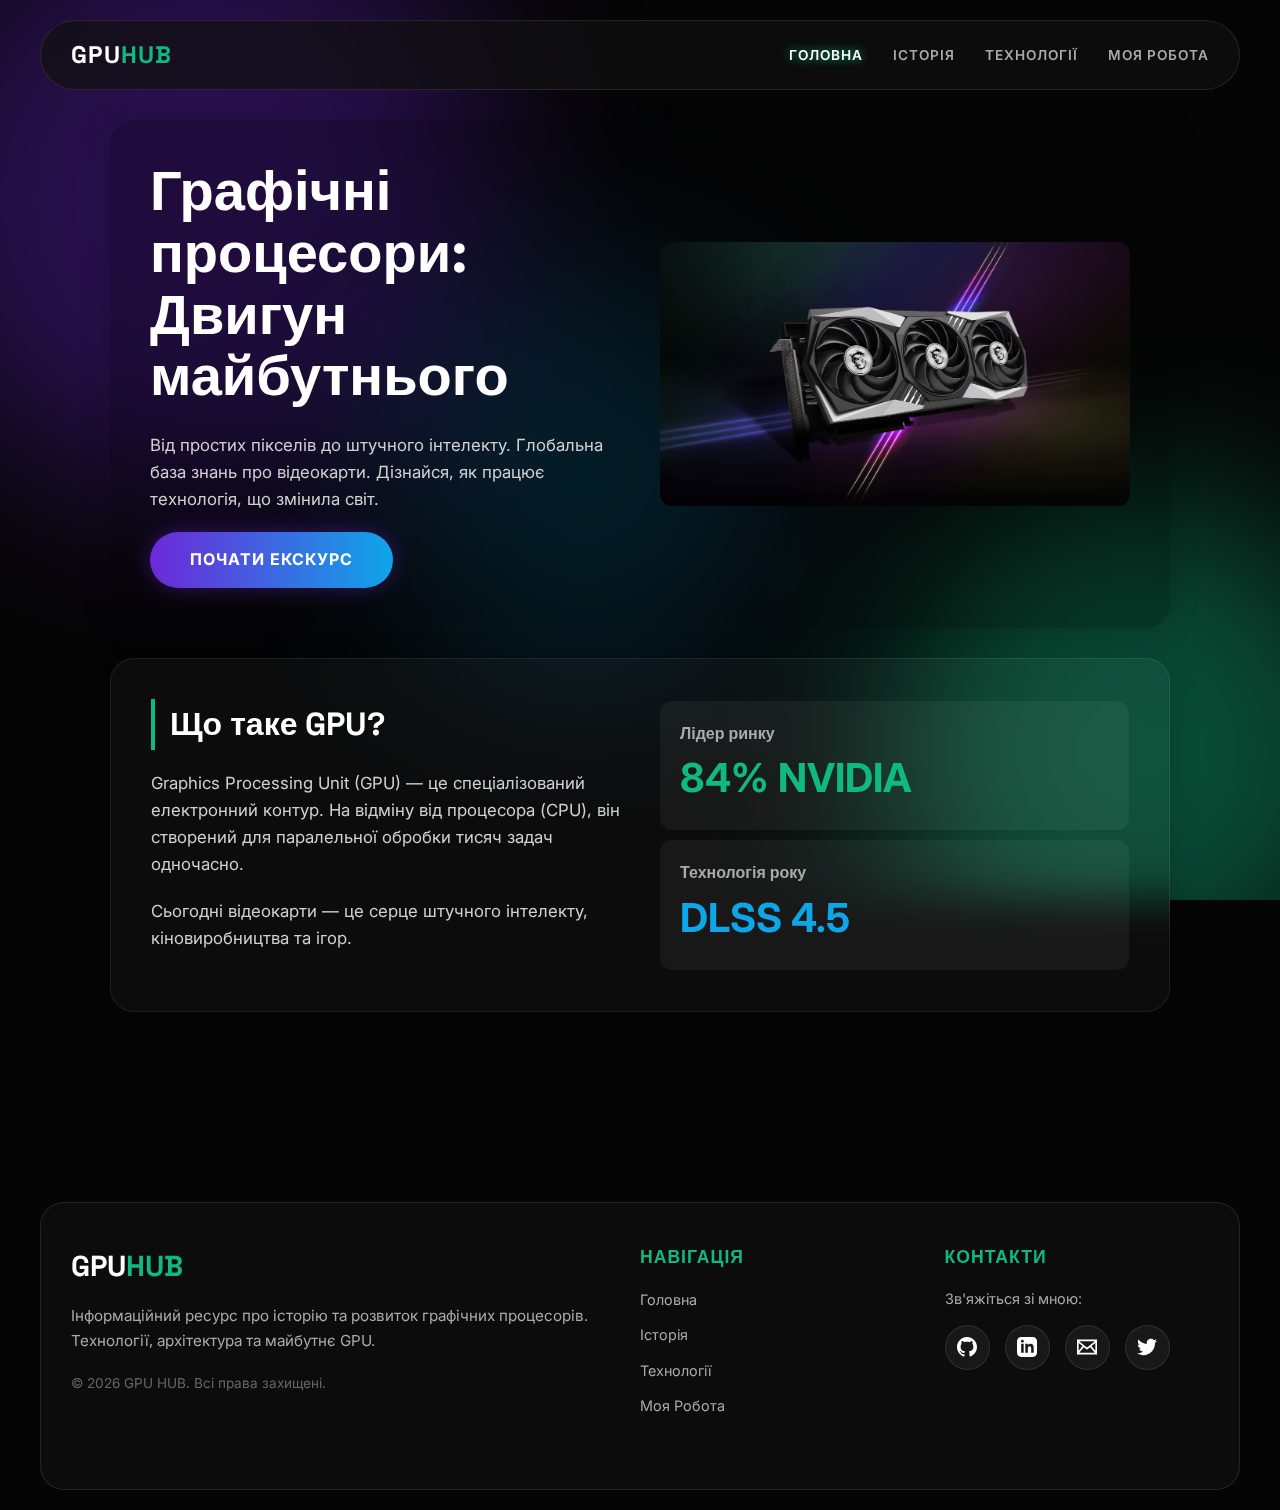
<file: index.html>
<!DOCTYPE html>
<html lang="uk">
<head>
    <meta charset="UTF-8">
    <meta name="viewport" content="width=device-width, initial-scale=1.0">
    <title>GPU HUB | Головна</title>
    <link rel="stylesheet" href="https://cdnjs.cloudflare.com/ajax/libs/font-awesome/6.5.1/css/all.min.css">
    <link rel="stylesheet" href="style.css">
</head>
<body>

    <div class="background-glow">
        <div class="blob blob-1"></div>
        <div class="blob blob-2"></div>
        <div class="blob blob-3"></div>
    </div>

    <header>
        <div class="nav-glass">
            <div class="logo">GPU<span>HUB</span></div>
            <nav>
                <ul>
                    <li><a href="index.html" class="active">Головна</a></li>
                    <li><a href="history.html">Історія</a></li>
                    <li><a href="tech.html">Технології</a></li>
                    <li><a href="project.html">Моя Робота</a></li>
                </ul>
            </nav>
        </div>
    </header>

    <div class="container">
        
        <div class="glass-panel" style="border: none; background: rgba(0,0,0,0.2);">
            <div class="grid-2">
                <div>
                    <h1>Графічні процесори:<br>Двигун майбутнього</h1>
                    <p>Від простих пікселів до штучного інтелекту. Глобальна база знань про відеокарти. Дізнайся, як працює технологія, що змінила світ.</p>
                    <a href="history.html" class="btn-glow">Почати екскурс</a>
                </div>
                <div>
                    <img src="assets/img/gpu-schema.jpg" alt="GPU Art" 
                         style="background: linear-gradient(45deg, #333, #111); min-height: 250px; display: flex; align-items: center; justify-content: center; color: #555;">
                </div>
            </div>
        </div>

        <div class="glass-panel">
            <div class="grid-2">
                <div>
                    <h2>Що таке GPU?</h2>
                    <p>Graphics Processing Unit (GPU) — це спеціалізований електронний контур. На відміну від процесора (CPU), він створений для паралельної обробки тисяч задач одночасно.</p>
                    <p>Сьогодні відеокарти — це серце штучного інтелекту, кіновиробництва та ігор.</p>
                </div>
                <div>
                    <div style="background: rgba(255,255,255,0.05); padding: 20px; border-radius: 12px; margin-bottom: 10px;">
                        <h3 style="color: #aaa; font-size: 1rem; margin: 0;">Лідер ринку</h3>
                        <div style="font-size: 2.5rem; font-weight: 700; color: #10b981;">84% NVIDIA</div>
                    </div>
                    <div style="background: rgba(255,255,255,0.05); padding: 20px; border-radius: 12px;">
                        <h3 style="color: #aaa; font-size: 1rem; margin: 0;">Технологія року</h3>
                        <div style="font-size: 2.5rem; font-weight: 700; color: #0ea5e9;">DLSS 4.5</div>
                    </div>
                </div>
            </div>
        </div>

    </div>

    <footer>
        <div class="footer-glass">
            <div class="footer-content">
                <div class="footer-about">
                    <h3>GPU<span style="color: #10b981;">HUB</span></h3>
                    <p>Інформаційний ресурс про історію та розвиток графічних процесорів. Технології, архітектура та майбутнє GPU.</p>
                    <p style="margin-top: 10px; font-size: 0.85rem; color: #666;">© 2026 GPU HUB. Всі права захищені.</p>
                </div>
                <div class="footer-links">
                    <h4>Навігація</h4>
                    <ul>
                        <li><a href="index.html">Головна</a></li>
                        <li><a href="history.html">Історія</a></li>
                        <li><a href="tech.html">Технології</a></li>
                        <li><a href="project.html">Моя Робота</a></li>
                    </ul>
                </div>
                <div class="footer-contact">
                    <h4>Контакти</h4>
                    <p style="color: #aaa; font-size: 0.9rem; margin-bottom: 10px;">Зв'яжіться зі мною:</p>
                    <div class="social-icons">
                        <a href="https://github.com" target="_blank" title="GitHub">
                            <svg width="20" height="20" fill="currentColor" viewBox="0 0 24 24"><path d="M12 0c-6.626 0-12 5.373-12 12 0 5.302 3.438 9.8 8.207 11.387.599.111.793-.261.793-.577v-2.234c-3.338.726-4.033-1.416-4.033-1.416-.546-1.387-1.333-1.756-1.333-1.756-1.089-.745.083-.729.083-.729 1.205.084 1.839 1.237 1.839 1.237 1.07 1.834 2.807 1.304 3.492.997.107-.775.418-1.305.762-1.604-2.665-.305-5.467-1.334-5.467-5.931 0-1.311.469-2.381 1.236-3.221-.124-.303-.535-1.524.117-3.176 0 0 1.008-.322 3.301 1.23.957-.266 1.983-.399 3.003-.404 1.02.005 2.047.138 3.006.404 2.291-1.552 3.297-1.23 3.297-1.23.653 1.653.242 2.874.118 3.176.77.84 1.235 1.911 1.235 3.221 0 4.609-2.807 5.624-5.479 5.921.43.372.823 1.102.823 2.222v3.293c0 .319.192.694.801.576 4.765-1.589 8.199-6.086 8.199-11.386 0-6.627-5.373-12-12-12z"/></svg>
                        </a>
                        <a href="https://linkedin.com" target="_blank" title="LinkedIn">
                            <svg width="20" height="20" fill="currentColor" viewBox="0 0 24 24"><path d="M19 0h-14c-2.761 0-5 2.239-5 5v14c0 2.761 2.239 5 5 5h14c2.762 0 5-2.239 5-5v-14c0-2.761-2.238-5-5-5zm-11 19h-3v-11h3v11zm-1.5-12.268c-.966 0-1.75-.79-1.75-1.764s.784-1.764 1.75-1.764 1.75.79 1.75 1.764-.783 1.764-1.75 1.764zm13.5 12.268h-3v-5.604c0-3.368-4-3.113-4 0v5.604h-3v-11h3v1.765c1.396-2.586 7-2.777 7 2.476v6.759z"/></svg>
                        </a>
                        <a href="mailto:contact@gpuhub.com" title="Email">
                            <svg width="20" height="20" fill="currentColor" viewBox="0 0 24 24"><path d="M0 3v18h24v-18h-24zm6.623 7.929l-4.623 5.712v-9.458l4.623 3.746zm-4.141-5.929h19.035l-9.517 7.713-9.518-7.713zm5.694 7.188l3.824 3.099 3.83-3.104 5.612 6.817h-18.779l5.513-6.812zm9.208-1.264l4.616-3.741v9.348l-4.616-5.607z"/></svg>
                        </a>
                        <a href="https://twitter.com" target="_blank" title="Twitter">
                            <svg width="20" height="20" fill="currentColor" viewBox="0 0 24 24"><path d="M24 4.557c-.883.392-1.832.656-2.828.775 1.017-.609 1.798-1.574 2.165-2.724-.951.564-2.005.974-3.127 1.195-.897-.957-2.178-1.555-3.594-1.555-3.179 0-5.515 2.966-4.797 6.045-4.091-.205-7.719-2.165-10.148-5.144-1.29 2.213-.669 5.108 1.523 6.574-.806-.026-1.566-.247-2.229-.616-.054 2.281 1.581 4.415 3.949 4.89-.693.188-1.452.232-2.224.084.626 1.956 2.444 3.379 4.6 3.419-2.07 1.623-4.678 2.348-7.29 2.04 2.179 1.397 4.768 2.212 7.548 2.212 9.142 0 14.307-7.721 13.995-14.646.962-.695 1.797-1.562 2.457-2.549z"/></svg>
                        </a>
                    </div>
                </div>
            </div>
        </div>
    </footer>
    <button id="backToTop" class="back-to-top" title="Вгору">
        <i class="fas fa-arrow-up"></i>
    </button>
    <script src="script.js"></script>
</body>
</html>
</file>
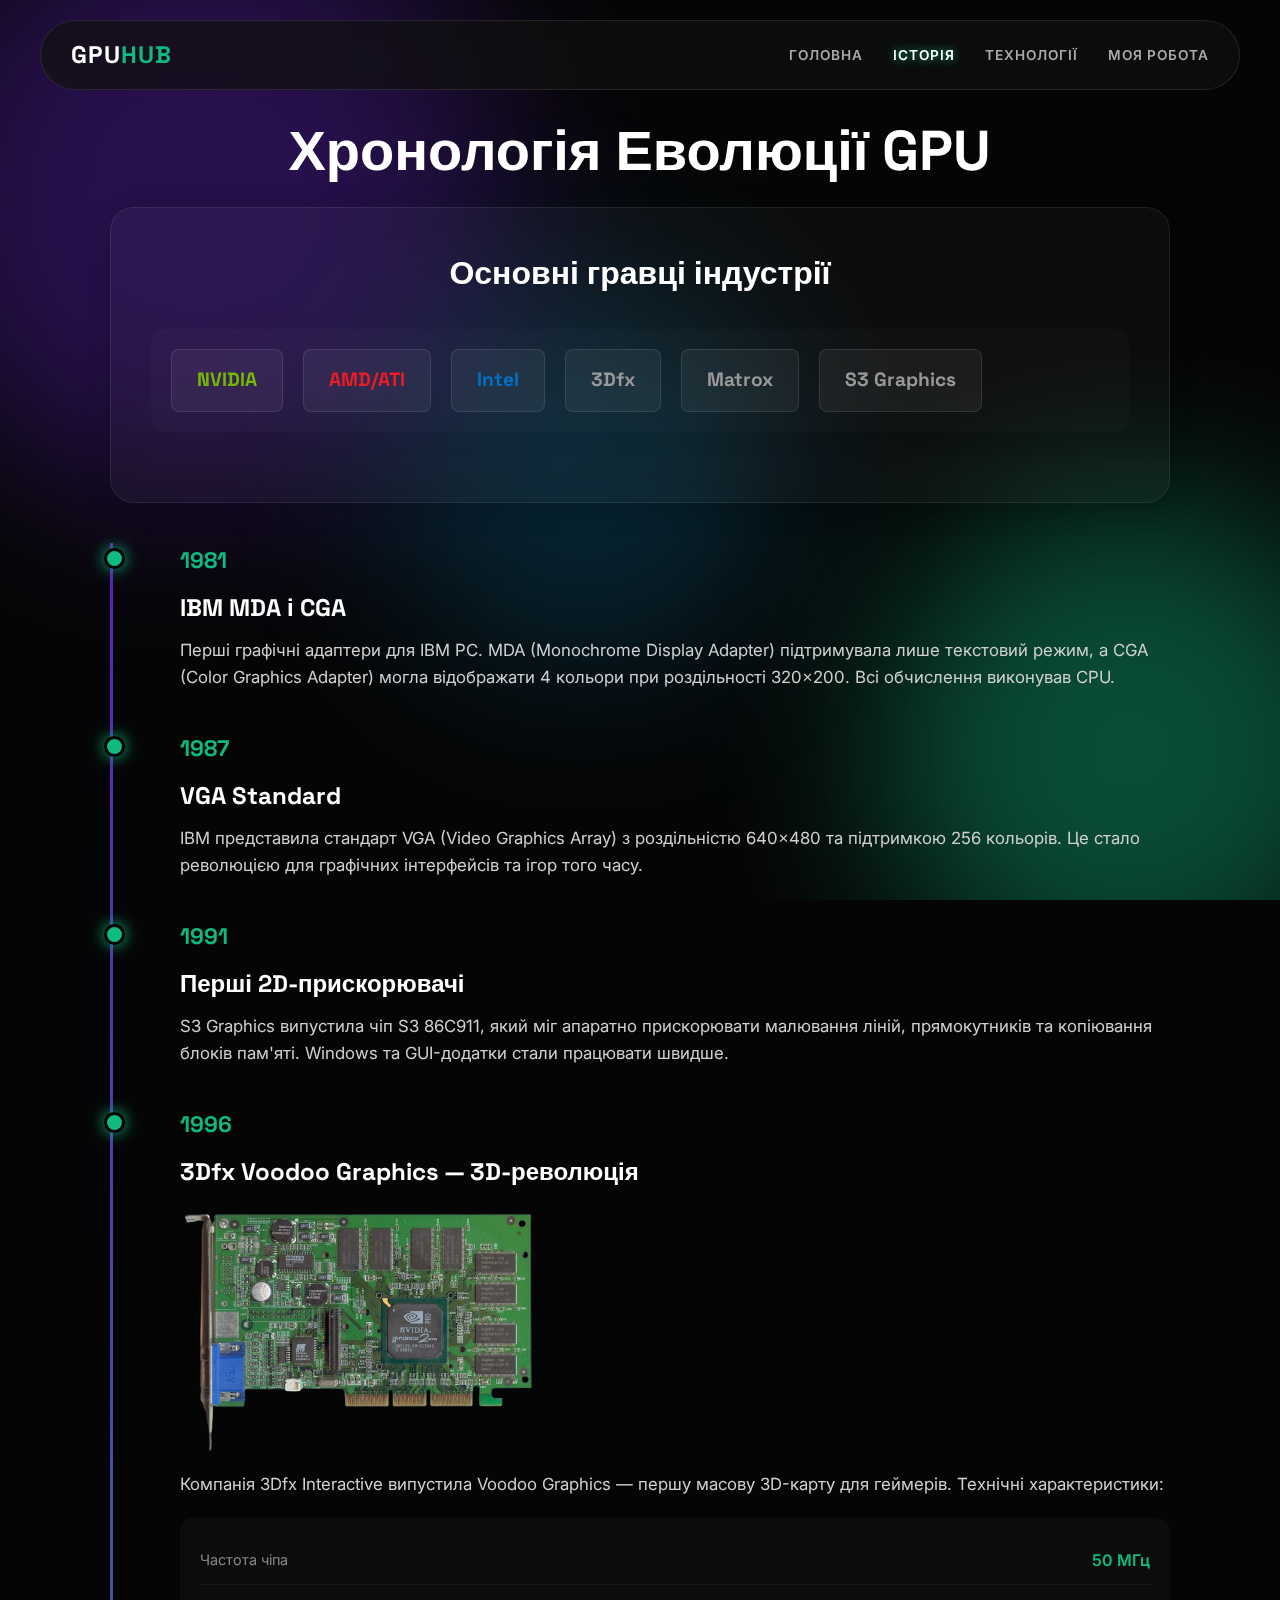
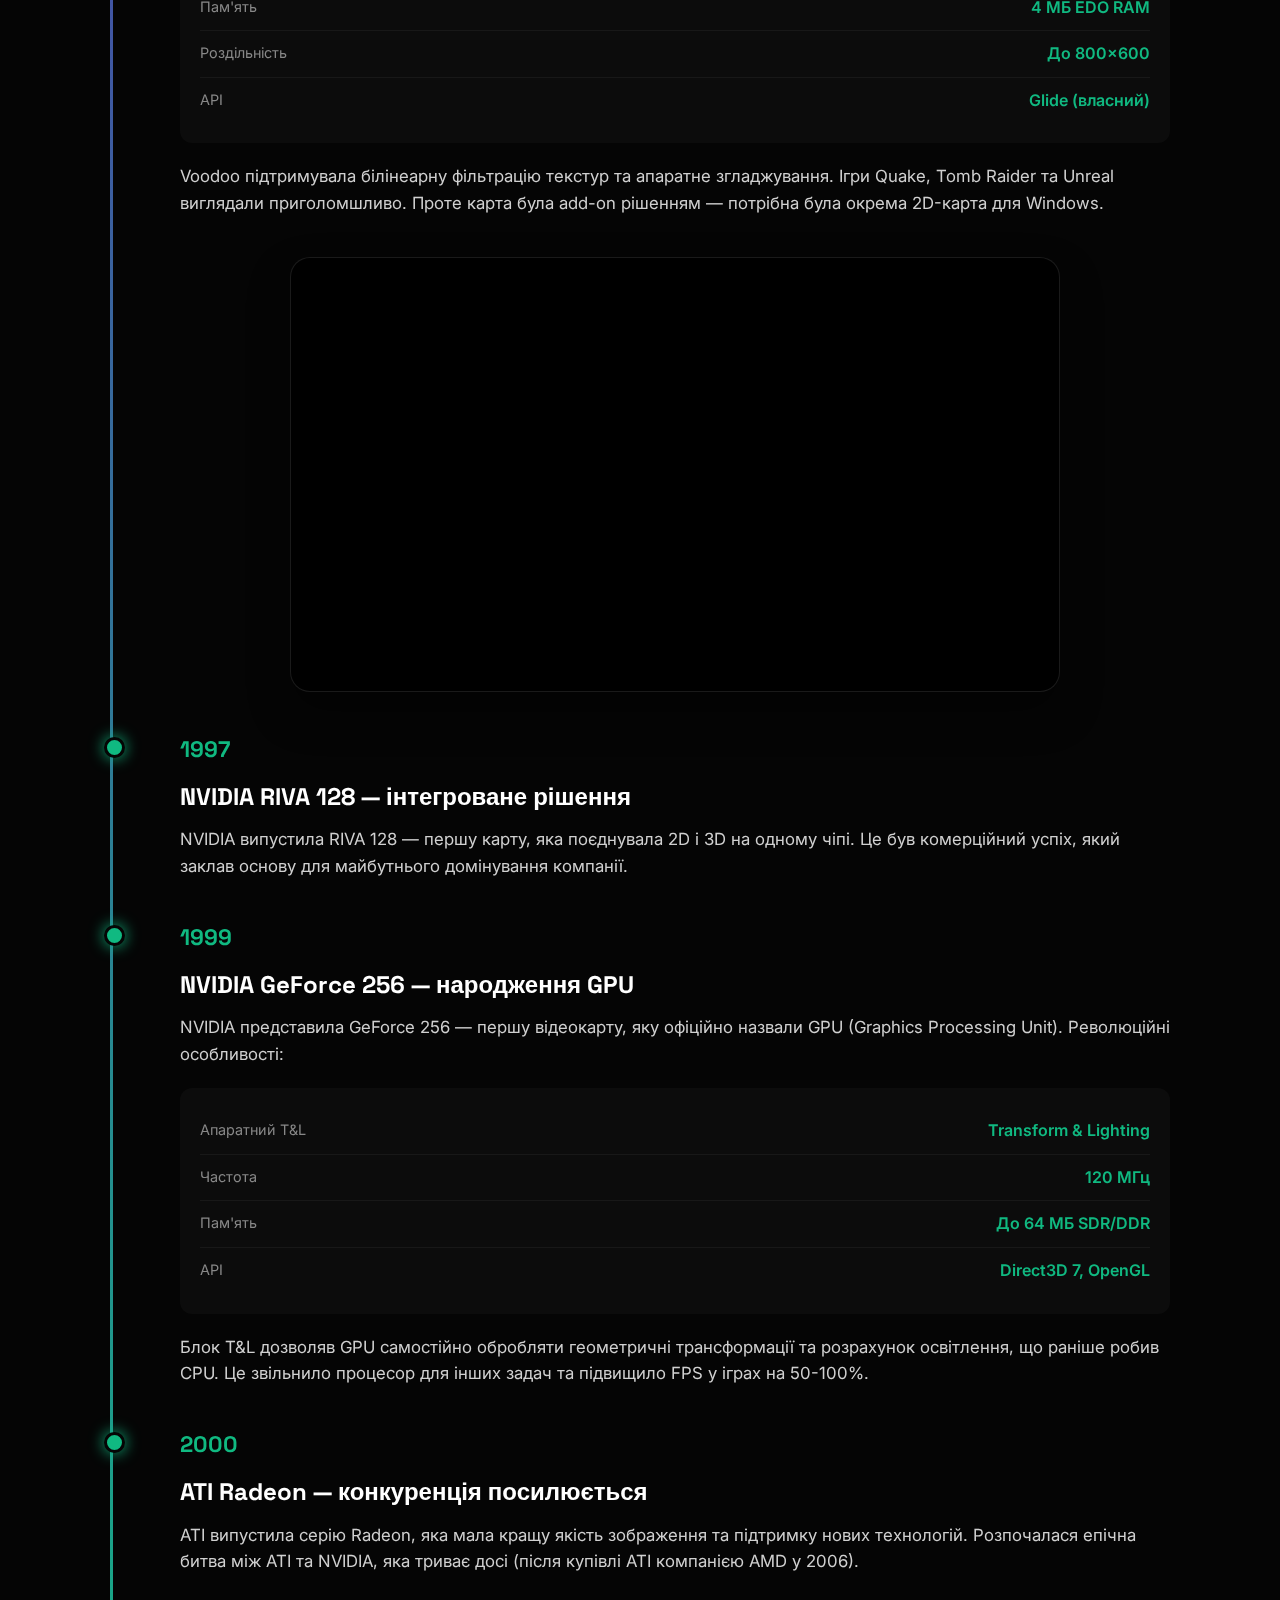
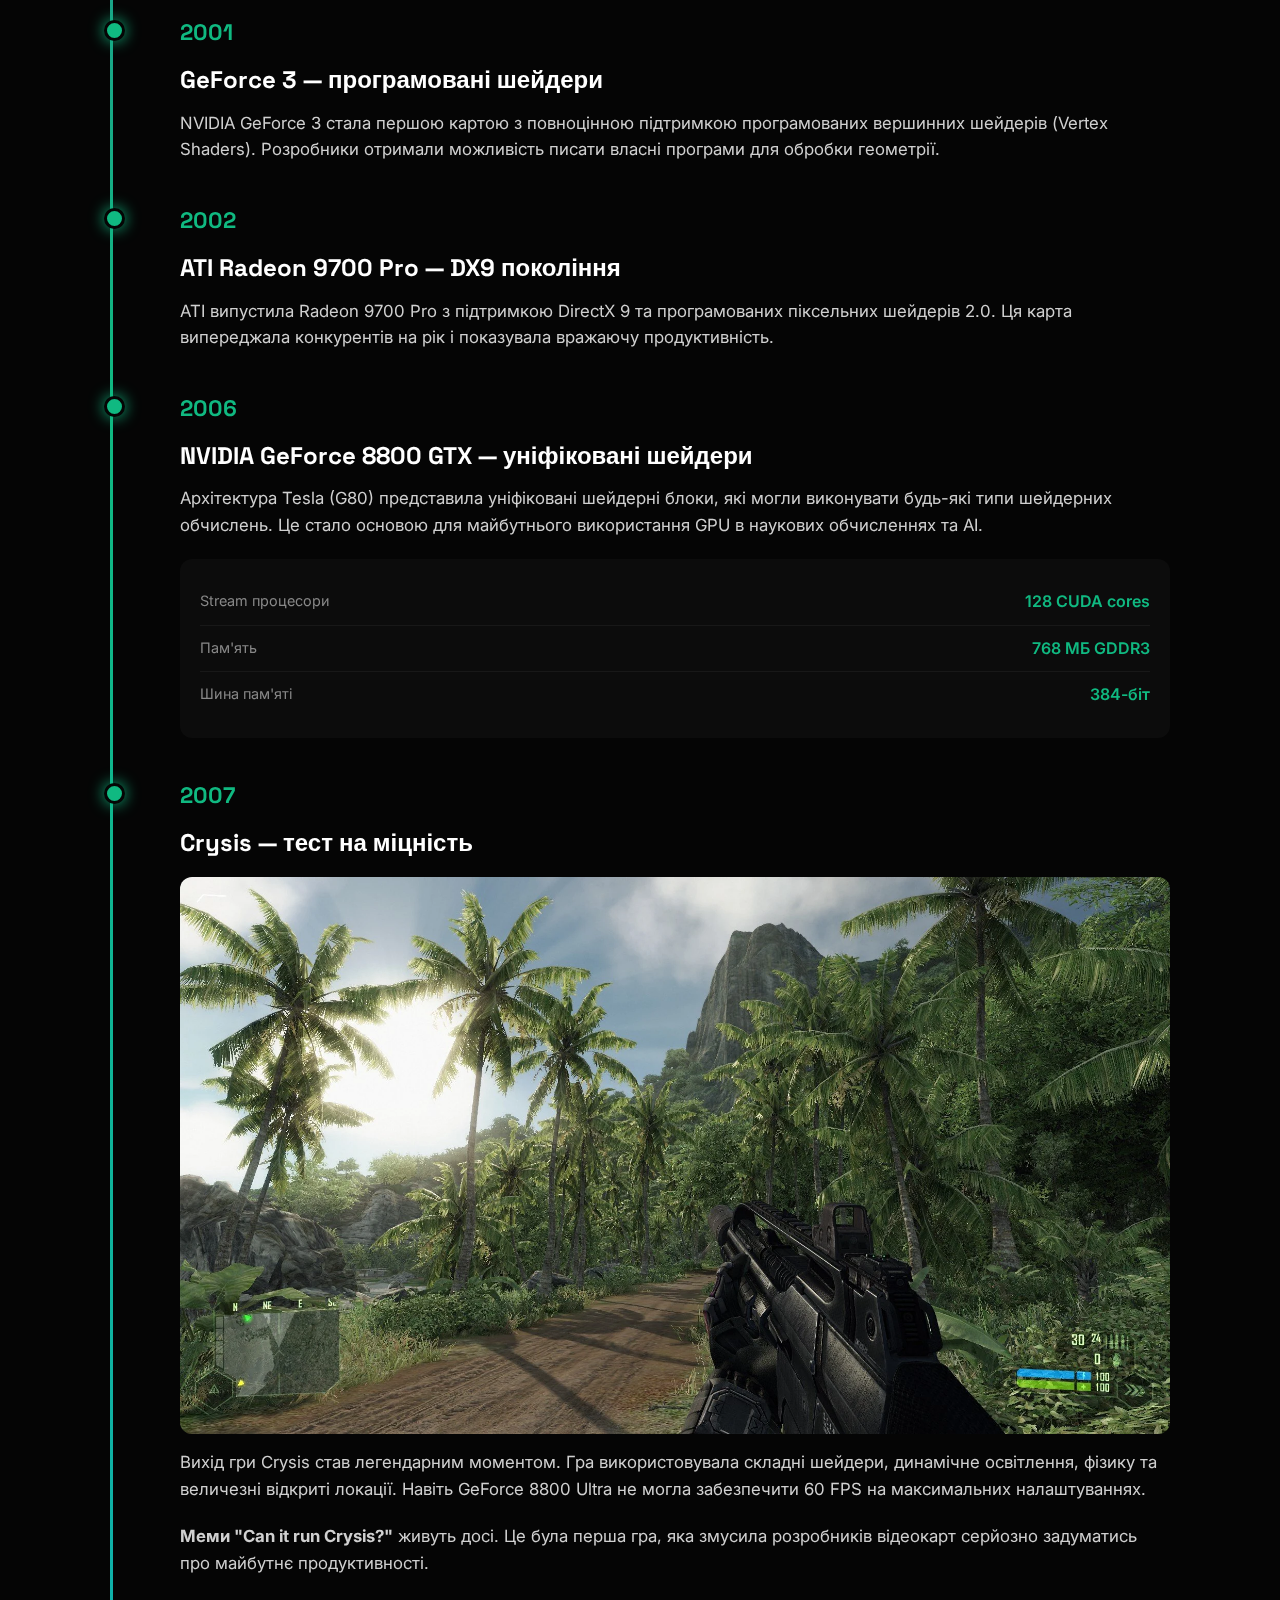
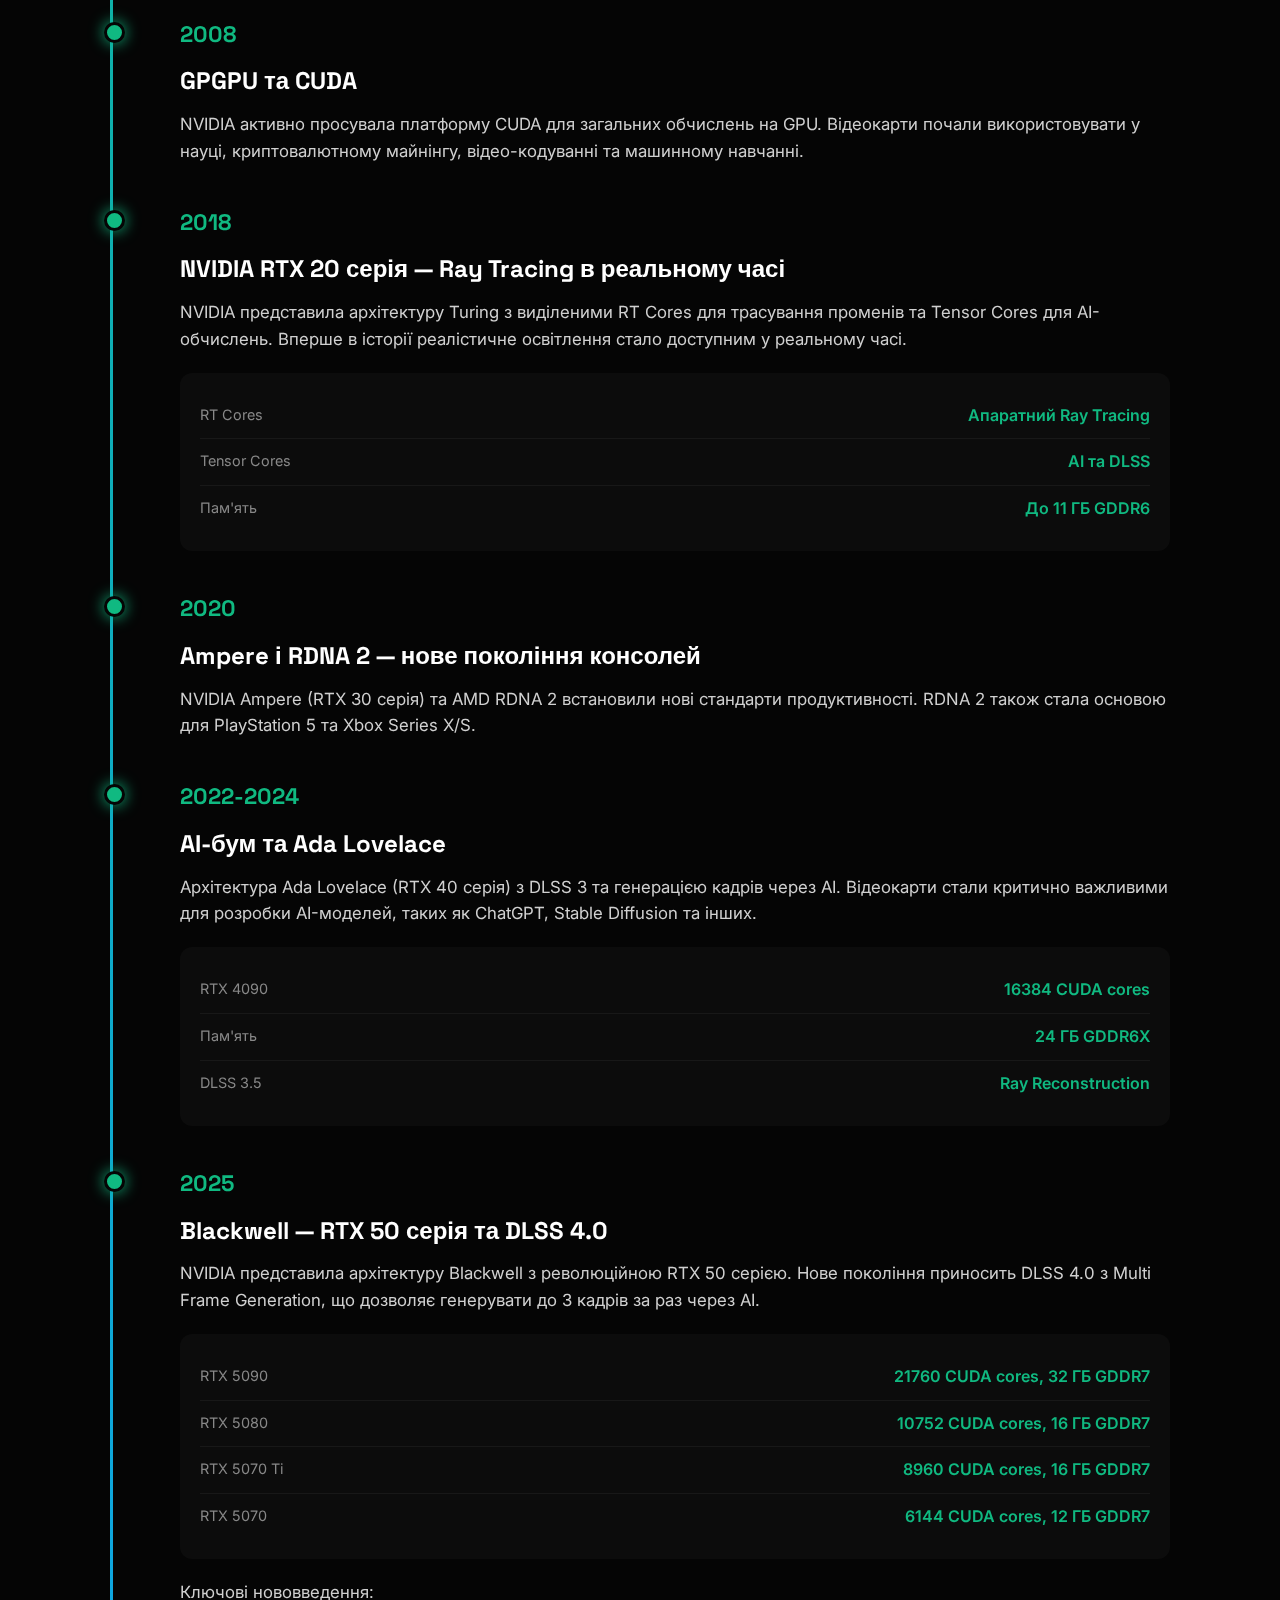
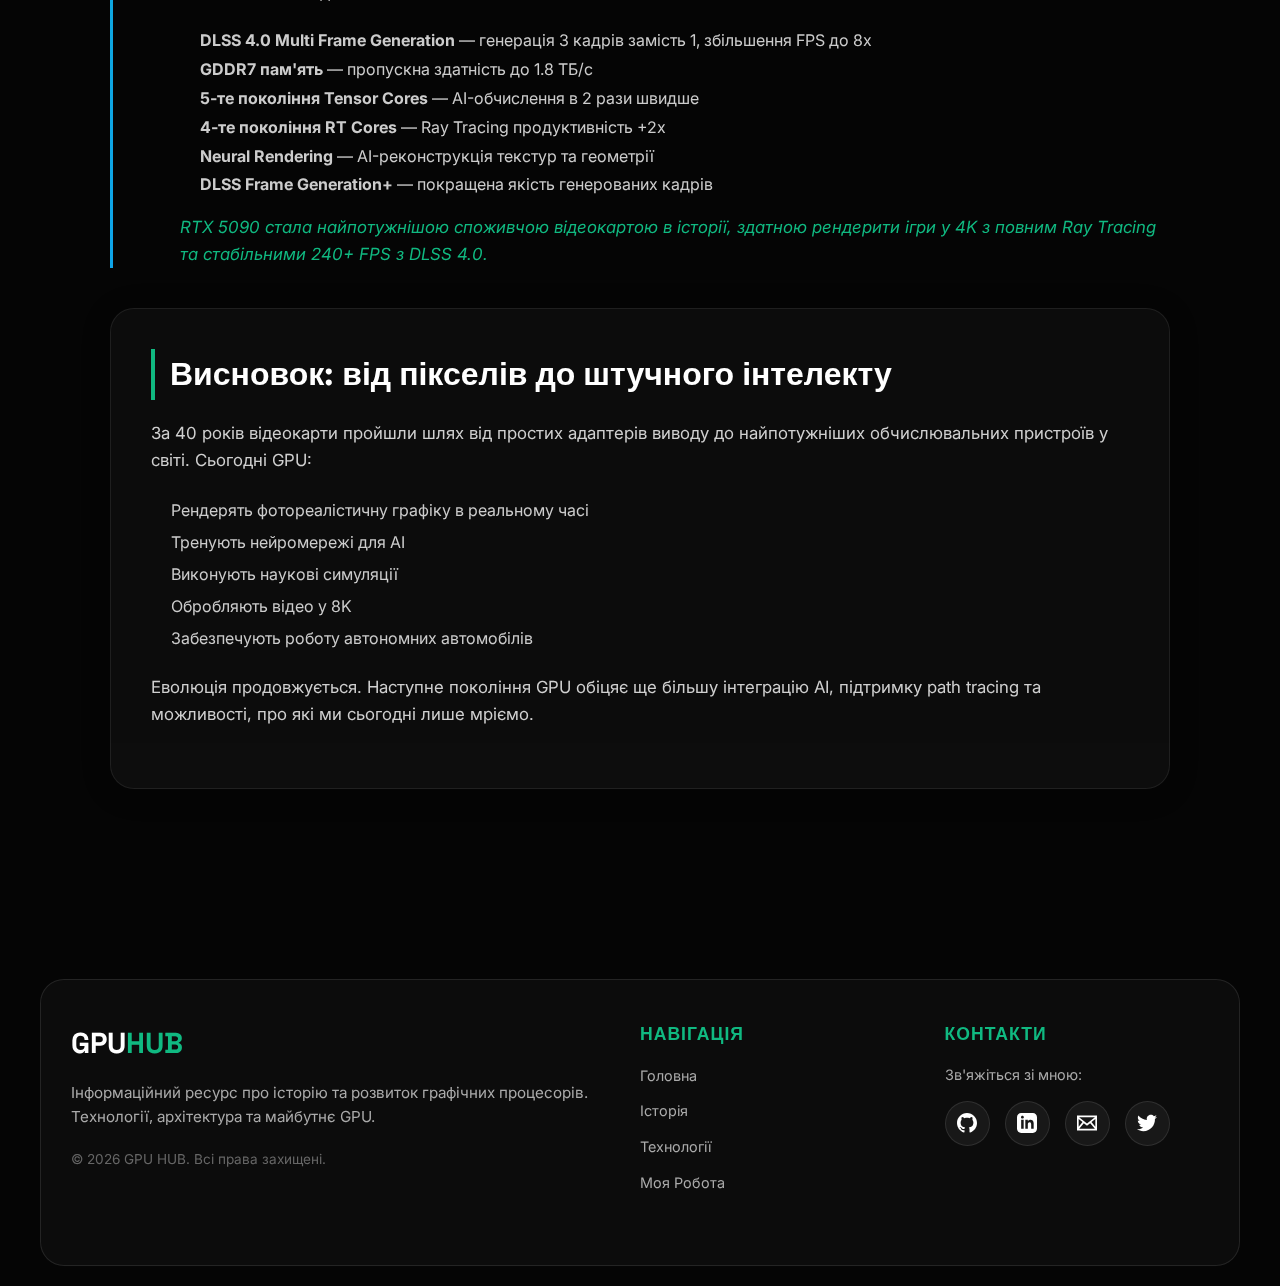
<file: history.html>
<!DOCTYPE html>
<html lang="uk">
<head>
    <meta charset="UTF-8">
    <meta name="viewport" content="width=device-width, initial-scale=1.0">
    <title>Історія GPU</title>
    <link rel="stylesheet" href="https://cdnjs.cloudflare.com/ajax/libs/font-awesome/6.5.1/css/all.min.css">
    <link rel="stylesheet" href="style.css">
</head>
<body>
    <div class="background-glow">
        <div class="blob blob-1"></div>
        <div class="blob blob-2"></div>
        <div class="blob blob-3"></div>
    </div>

    <header>
        <div class="nav-glass">
            <div class="logo">GPU<span>HUB</span></div>
            <nav>
                <ul>
                    <li><a href="index.html">Головна</a></li>
                    <li><a href="history.html" class="active">Історія</a></li>
                    <li><a href="tech.html">Технології</a></li>
                    <li><a href="project.html">Моя Робота</a></li>
                </ul>
            </nav>
        </div>
    </header>

    <div class="container">
        <h1 style="text-align: center;">Хронологія Еволюції GPU</h1>
        
        <div class="glass-panel">
            <h2 style="text-align: center; border: none; padding: 0;">Основні гравці індустрії</h2>
            <div class="company-logos">
                <div class="company-logo" style="color: #76B900;">NVIDIA</div>
                <div class="company-logo" style="color: #ED1C24;">AMD/ATI</div>
                <div class="company-logo" style="color: #0071C5;">Intel</div>
                <div class="company-logo" style="color: #999;">3Dfx</div>
                <div class="company-logo" style="color: #999;">Matrox</div>
                <div class="company-logo" style="color: #999;">S3 Graphics</div>
            </div>
        </div>

        <div class="timeline">
            <div class="timeline-item">
                <div class="timeline-year">1981</div>
                <div class="timeline-content">
                    <h3>IBM MDA і CGA</h3>
                    <p>Перші графічні адаптери для IBM PC. MDA (Monochrome Display Adapter) підтримувала лише текстовий режим, а CGA (Color Graphics Adapter) могла відображати 4 кольори при роздільності 320×200. Всі обчислення виконував CPU.</p>
                </div>
            </div>

            <div class="timeline-item">
                <div class="timeline-year">1987</div>
                <div class="timeline-content">
                    <h3>VGA Standard</h3>
                    <p>IBM представила стандарт VGA (Video Graphics Array) з роздільністю 640×480 та підтримкою 256 кольорів. Це стало революцією для графічних інтерфейсів та ігор того часу.</p>
                </div>
            </div>

            <div class="timeline-item">
                <div class="timeline-year">1991</div>
                <div class="timeline-content">
                    <h3>Перші 2D-прискорювачі</h3>
                    <p>S3 Graphics випустила чіп S3 86C911, який міг апаратно прискорювати малювання ліній, прямокутників та копіювання блоків пам'яті. Windows та GUI-додатки стали працювати швидше.</p>
                </div>
            </div>

            <div class="timeline-item">
                <div class="timeline-year">1996</div>
                <div class="timeline-content">
                    <h3>3Dfx Voodoo Graphics — 3D-революція</h3>
                    <img src="assets/img/old-gpu.jpg" alt="3Dfx Voodoo" style="margin: 15px 0; max-height: 250px;">
                    <p>Компанія 3Dfx Interactive випустила Voodoo Graphics — першу масову 3D-карту для геймерів. Технічні характеристики:</p>
                    <div class="tech-specs">
                        <ul>
                            <li><span class="spec-label">Частота чіпа</span><span class="spec-value">50 МГц</span></li>
                            <li><span class="spec-label">Пам'ять</span><span class="spec-value">4 МБ EDO RAM</span></li>
                            <li><span class="spec-label">Роздільність</span><span class="spec-value">До 800×600</span></li>
                            <li><span class="spec-label">API</span><span class="spec-value">Glide (власний)</span></li>
                        </ul>
                    </div>
                    <p>Voodoo підтримувала білінеарну фільтрацію текстур та апаратне згладжування. Ігри Quake, Tomb Raider та Unreal виглядали приголомшливо. Проте карта була add-on рішенням — потрібна була окрема 2D-карта для Windows.</p>
                    
                    <div class="video-container">
                        <div class="video-ratio">
                            <iframe width="560" height="315" src="https://www.youtube-nocookie.com/embed/_MAa0D8cO0k?si=IGAZdoqYS5pzp8Ua" title="YouTube video player" allow="accelerometer; autoplay; clipboard-write; encrypted-media; gyroscope; picture-in-picture; web-share" referrerpolicy="strict-origin-when-cross-origin" allowfullscreen></iframe>
                        </div>
                    </div>
                </div>
            </div>

            <div class="timeline-item">
                <div class="timeline-year">1997</div>
                <div class="timeline-content">
                    <h3>NVIDIA RIVA 128 — інтегроване рішення</h3>
                    <p>NVIDIA випустила RIVA 128 — першу карту, яка поєднувала 2D і 3D на одному чіпі. Це був комерційний успіх, який заклав основу для майбутнього домінування компанії.</p>
                </div>
            </div>

            <div class="timeline-item">
                <div class="timeline-year">1999</div>
                <div class="timeline-content">
                    <h3>NVIDIA GeForce 256 — народження GPU</h3>
                    <p>NVIDIA представила GeForce 256 — першу відеокарту, яку офіційно назвали GPU (Graphics Processing Unit). Революційні особливості:</p>
                    <div class="tech-specs">
                        <ul>
                            <li><span class="spec-label">Апаратний T&L</span><span class="spec-value">Transform & Lighting</span></li>
                            <li><span class="spec-label">Частота</span><span class="spec-value">120 МГц</span></li>
                            <li><span class="spec-label">Пам'ять</span><span class="spec-value">До 64 МБ SDR/DDR</span></li>
                            <li><span class="spec-label">API</span><span class="spec-value">Direct3D 7, OpenGL</span></li>
                        </ul>
                    </div>
                    <p>Блок T&L дозволяв GPU самостійно обробляти геометричні трансформації та розрахунок освітлення, що раніше робив CPU. Це звільнило процесор для інших задач та підвищило FPS у іграх на 50-100%.</p>
                </div>
            </div>

            <div class="timeline-item">
                <div class="timeline-year">2000</div>
                <div class="timeline-content">
                    <h3>ATI Radeon — конкуренція посилюється</h3>
                    <p>ATI випустила серію Radeon, яка мала кращу якість зображення та підтримку нових технологій. Розпочалася епічна битва між ATI та NVIDIA, яка триває досі (після купівлі ATI компанією AMD у 2006).</p>
                </div>
            </div>

            <div class="timeline-item">
                <div class="timeline-year">2001</div>
                <div class="timeline-content">
                    <h3>GeForce 3 — програмовані шейдери</h3>
                    <p>NVIDIA GeForce 3 стала першою картою з повноцінною підтримкою програмованих вершинних шейдерів (Vertex Shaders). Розробники отримали можливість писати власні програми для обробки геометрії.</p>
                </div>
            </div>

            <div class="timeline-item">
                <div class="timeline-year">2002</div>
                <div class="timeline-content">
                    <h3>ATI Radeon 9700 Pro — DX9 покоління</h3>
                    <p>ATI випустила Radeon 9700 Pro з підтримкою DirectX 9 та програмованих піксельних шейдерів 2.0. Ця карта випереджала конкурентів на рік і показувала вражаючу продуктивність.</p>
                </div>
            </div>

            <div class="timeline-item">
                <div class="timeline-year">2006</div>
                <div class="timeline-content">
                    <h3>NVIDIA GeForce 8800 GTX — уніфіковані шейдери</h3>
                    <p>Архітектура Tesla (G80) представила уніфіковані шейдерні блоки, які могли виконувати будь-які типи шейдерних обчислень. Це стало основою для майбутнього використання GPU в наукових обчисленнях та AI.</p>
                    <div class="tech-specs">
                        <ul>
                            <li><span class="spec-label">Stream процесори</span><span class="spec-value">128 CUDA cores</span></li>
                            <li><span class="spec-label">Пам'ять</span><span class="spec-value">768 МБ GDDR3</span></li>
                            <li><span class="spec-label">Шина пам'яті</span><span class="spec-value">384-біт</span></li>
                        </ul>
                    </div>
                </div>
            </div>

            <div class="timeline-item">
                <div class="timeline-year">2007</div>
                <div class="timeline-content">
                    <h3>Crysis — тест на міцність</h3>
                    <img src="assets/img/crysis.jpg" alt="Crysis" style="margin: 15px 0;">
                    <p>Вихід гри Crysis став легендарним моментом. Гра використовувала складні шейдери, динамічне освітлення, фізику та величезні відкриті локації. Навіть GeForce 8800 Ultra не могла забезпечити 60 FPS на максимальних налаштуваннях.</p>
                    <p><strong>Меми "Can it run Crysis?"</strong> живуть досі. Це була перша гра, яка змусила розробників відеокарт серйозно задуматись про майбутнє продуктивності.</p>
                </div>
            </div>

            <div class="timeline-item">
                <div class="timeline-year">2008</div>
                <div class="timeline-content">
                    <h3>GPGPU та CUDA</h3>
                    <p>NVIDIA активно просувала платформу CUDA для загальних обчислень на GPU. Відеокарти почали використовувати у науці, криптовалютному майнінгу, відео-кодуванні та машинному навчанні.</p>
                </div>
            </div>

            <div class="timeline-item">
                <div class="timeline-year">2018</div>
                <div class="timeline-content">
                    <h3>NVIDIA RTX 20 серія — Ray Tracing в реальному часі</h3>
                    <p>NVIDIA представила архітектуру Turing з виділеними RT Cores для трасування променів та Tensor Cores для AI-обчислень. Вперше в історії реалістичне освітлення стало доступним у реальному часі.</p>
                    <div class="tech-specs">
                        <ul>
                            <li><span class="spec-label">RT Cores</span><span class="spec-value">Апаратний Ray Tracing</span></li>
                            <li><span class="spec-label">Tensor Cores</span><span class="spec-value">AI та DLSS</span></li>
                            <li><span class="spec-label">Пам'ять</span><span class="spec-value">До 11 ГБ GDDR6</span></li>
                        </ul>
                    </div>
                </div>
            </div>

            <div class="timeline-item">
                <div class="timeline-year">2020</div>
                <div class="timeline-content">
                    <h3>Ampere і RDNA 2 — нове покоління консолей</h3>
                    <p>NVIDIA Ampere (RTX 30 серія) та AMD RDNA 2 встановили нові стандарти продуктивності. RDNA 2 також стала основою для PlayStation 5 та Xbox Series X/S.</p>
                </div>
            </div>

            <div class="timeline-item">
                <div class="timeline-year">2022-2024</div>
                <div class="timeline-content">
                    <h3>AI-бум та Ada Lovelace</h3>
                    <p>Архітектура Ada Lovelace (RTX 40 серія) з DLSS 3 та генерацією кадрів через AI. Відеокарти стали критично важливими для розробки AI-моделей, таких як ChatGPT, Stable Diffusion та інших.</p>
                    <div class="tech-specs">
                        <ul>
                            <li><span class="spec-label">RTX 4090</span><span class="spec-value">16384 CUDA cores</span></li>
                            <li><span class="spec-label">Пам'ять</span><span class="spec-value">24 ГБ GDDR6X</span></li>
                            <li><span class="spec-label">DLSS 3.5</span><span class="spec-value">Ray Reconstruction</span></li>
                        </ul>
                    </div>
                </div>
            </div>

            <div class="timeline-item">
                <div class="timeline-year">2025</div>
                <div class="timeline-content">
                    <h3>Blackwell — RTX 50 серія та DLSS 4.0</h3>
                    <p>NVIDIA представила архітектуру Blackwell з революційною RTX 50 серією. Нове покоління приносить DLSS 4.0 з Multi Frame Generation, що дозволяє генерувати до 3 кадрів за раз через AI.</p>
                    <div class="tech-specs">
                        <ul>
                            <li><span class="spec-label">RTX 5090</span><span class="spec-value">21760 CUDA cores, 32 ГБ GDDR7</span></li>
                            <li><span class="spec-label">RTX 5080</span><span class="spec-value">10752 CUDA cores, 16 ГБ GDDR7</span></li>
                            <li><span class="spec-label">RTX 5070 Ti</span><span class="spec-value">8960 CUDA cores, 16 ГБ GDDR7</span></li>
                            <li><span class="spec-label">RTX 5070</span><span class="spec-value">6144 CUDA cores, 12 ГБ GDDR7</span></li>
                        </ul>
                    </div>
                    <p style="margin-top: 15px;">Ключові нововведення:</p>
                    <ul style="color: #ccc; padding-left: 20px; line-height: 1.8; margin-top: 10px;">
                        <li><strong>DLSS 4.0 Multi Frame Generation</strong> — генерація 3 кадрів замість 1, збільшення FPS до 8x</li>
                        <li><strong>GDDR7 пам'ять</strong> — пропускна здатність до 1.8 ТБ/с</li>
                        <li><strong>5-те покоління Tensor Cores</strong> — AI-обчислення в 2 рази швидше</li>
                        <li><strong>4-те покоління RT Cores</strong> — Ray Tracing продуктивність +2x</li>
                        <li><strong>Neural Rendering</strong> — AI-реконструкція текстур та геометрії</li>
                        <li><strong>DLSS Frame Generation+</strong> — покращена якість генерованих кадрів</li>
                    </ul>
                    <p style="margin-top: 15px; font-style: italic; color: #10b981;">RTX 5090 стала найпотужнішою споживчою відеокартою в історії, здатною рендерити ігри у 4K з повним Ray Tracing та стабільними 240+ FPS з DLSS 4.0.</p>
                </div>
            </div>
        </div>

        <article class="glass-panel">
            <h2>Висновок: від пікселів до штучного інтелекту</h2>
            <p>За 40 років відеокарти пройшли шлях від простих адаптерів виводу до найпотужніших обчислювальних пристроїв у світі. Сьогодні GPU:</p>
            <ul style="color: #ccc; padding-left: 20px; line-height: 2;">
                <li>Рендерять фотореалістичну графіку в реальному часі</li>
                <li>Тренують нейромережі для AI</li>
                <li>Виконують наукові симуляції</li>
                <li>Обробляють відео у 8K</li>
                <li>Забезпечують роботу автономних автомобілів</li>
            </ul>
            <p style="margin-top: 20px;">Еволюція продовжується. Наступне покоління GPU обіцяє ще більшу інтеграцію AI, підтримку path tracing та можливості, про які ми сьогодні лише мріємо.</p>
        </article>
    </div>

    <footer>
        <div class="footer-glass">
            <div class="footer-content">
                <div class="footer-about">
                    <h3>GPU<span style="color: #10b981;">HUB</span></h3>
                    <p>Інформаційний ресурс про історію та розвиток графічних процесорів. Технології, архітектура та майбутнє GPU.</p>
                    <p style="margin-top: 10px; font-size: 0.85rem; color: #666;">© 2026 GPU HUB. Всі права захищені.</p>
                </div>
                <div class="footer-links">
                    <h4>Навігація</h4>
                    <ul>
                        <li><a href="index.html">Головна</a></li>
                        <li><a href="history.html">Історія</a></li>
                        <li><a href="tech.html">Технології</a></li>
                        <li><a href="project.html">Моя Робота</a></li>
                    </ul>
                </div>
                <div class="footer-contact">
                    <h4>Контакти</h4>
                    <p style="color: #aaa; font-size: 0.9rem; margin-bottom: 10px;">Зв'яжіться зі мною:</p>
                    <div class="social-icons">
                        <a href="https://github.com" target="_blank" title="GitHub">
                            <svg width="20" height="20" fill="currentColor" viewBox="0 0 24 24"><path d="M12 0c-6.626 0-12 5.373-12 12 0 5.302 3.438 9.8 8.207 11.387.599.111.793-.261.793-.577v-2.234c-3.338.726-4.033-1.416-4.033-1.416-.546-1.387-1.333-1.756-1.333-1.756-1.089-.745.083-.729.083-.729 1.205.084 1.839 1.237 1.839 1.237 1.07 1.834 2.807 1.304 3.492.997.107-.775.418-1.305.762-1.604-2.665-.305-5.467-1.334-5.467-5.931 0-1.311.469-2.381 1.236-3.221-.124-.303-.535-1.524.117-3.176 0 0 1.008-.322 3.301 1.23.957-.266 1.983-.399 3.003-.404 1.02.005 2.047.138 3.006.404 2.291-1.552 3.297-1.23 3.297-1.23.653 1.653.242 2.874.118 3.176.77.84 1.235 1.911 1.235 3.221 0 4.609-2.807 5.624-5.479 5.921.43.372.823 1.102.823 2.222v3.293c0 .319.192.694.801.576 4.765-1.589 8.199-6.086 8.199-11.386 0-6.627-5.373-12-12-12z"/></svg>
                        </a>
                        <a href="https://linkedin.com" target="_blank" title="LinkedIn">
                            <svg width="20" height="20" fill="currentColor" viewBox="0 0 24 24"><path d="M19 0h-14c-2.761 0-5 2.239-5 5v14c0 2.761 2.239 5 5 5h14c2.762 0 5-2.239 5-5v-14c0-2.761-2.238-5-5-5zm-11 19h-3v-11h3v11zm-1.5-12.268c-.966 0-1.75-.79-1.75-1.764s.784-1.764 1.75-1.764 1.75.79 1.75 1.764-.783 1.764-1.75 1.764zm13.5 12.268h-3v-5.604c0-3.368-4-3.113-4 0v5.604h-3v-11h3v1.765c1.396-2.586 7-2.777 7 2.476v6.759z"/></svg>
                        </a>
                        <a href="mailto:contact@gpuhub.com" title="Email">
                            <svg width="20" height="20" fill="currentColor" viewBox="0 0 24 24"><path d="M0 3v18h24v-18h-24zm6.623 7.929l-4.623 5.712v-9.458l4.623 3.746zm-4.141-5.929h19.035l-9.517 7.713-9.518-7.713zm5.694 7.188l3.824 3.099 3.83-3.104 5.612 6.817h-18.779l5.513-6.812zm9.208-1.264l4.616-3.741v9.348l-4.616-5.607z"/></svg>
                        </a>
                        <a href="https://twitter.com" target="_blank" title="Twitter">
                            <svg width="20" height="20" fill="currentColor" viewBox="0 0 24 24"><path d="M24 4.557c-.883.392-1.832.656-2.828.775 1.017-.609 1.798-1.574 2.165-2.724-.951.564-2.005.974-3.127 1.195-.897-.957-2.178-1.555-3.594-1.555-3.179 0-5.515 2.966-4.797 6.045-4.091-.205-7.719-2.165-10.148-5.144-1.29 2.213-.669 5.108 1.523 6.574-.806-.026-1.566-.247-2.229-.616-.054 2.281 1.581 4.415 3.949 4.89-.693.188-1.452.232-2.224.084.626 1.956 2.444 3.379 4.6 3.419-2.07 1.623-4.678 2.348-7.29 2.04 2.179 1.397 4.768 2.212 7.548 2.212 9.142 0 14.307-7.721 13.995-14.646.962-.695 1.797-1.562 2.457-2.549z"/></svg>
                        </a>
                    </div>
                </div>
            </div>
        </div>
    </footer>

    <button id="backToTop" class="back-to-top" title="Вгору">
        <i class="fas fa-arrow-up"></i>
    </button>

    <script src="script.js"></script>
</body>
</html>
</file>
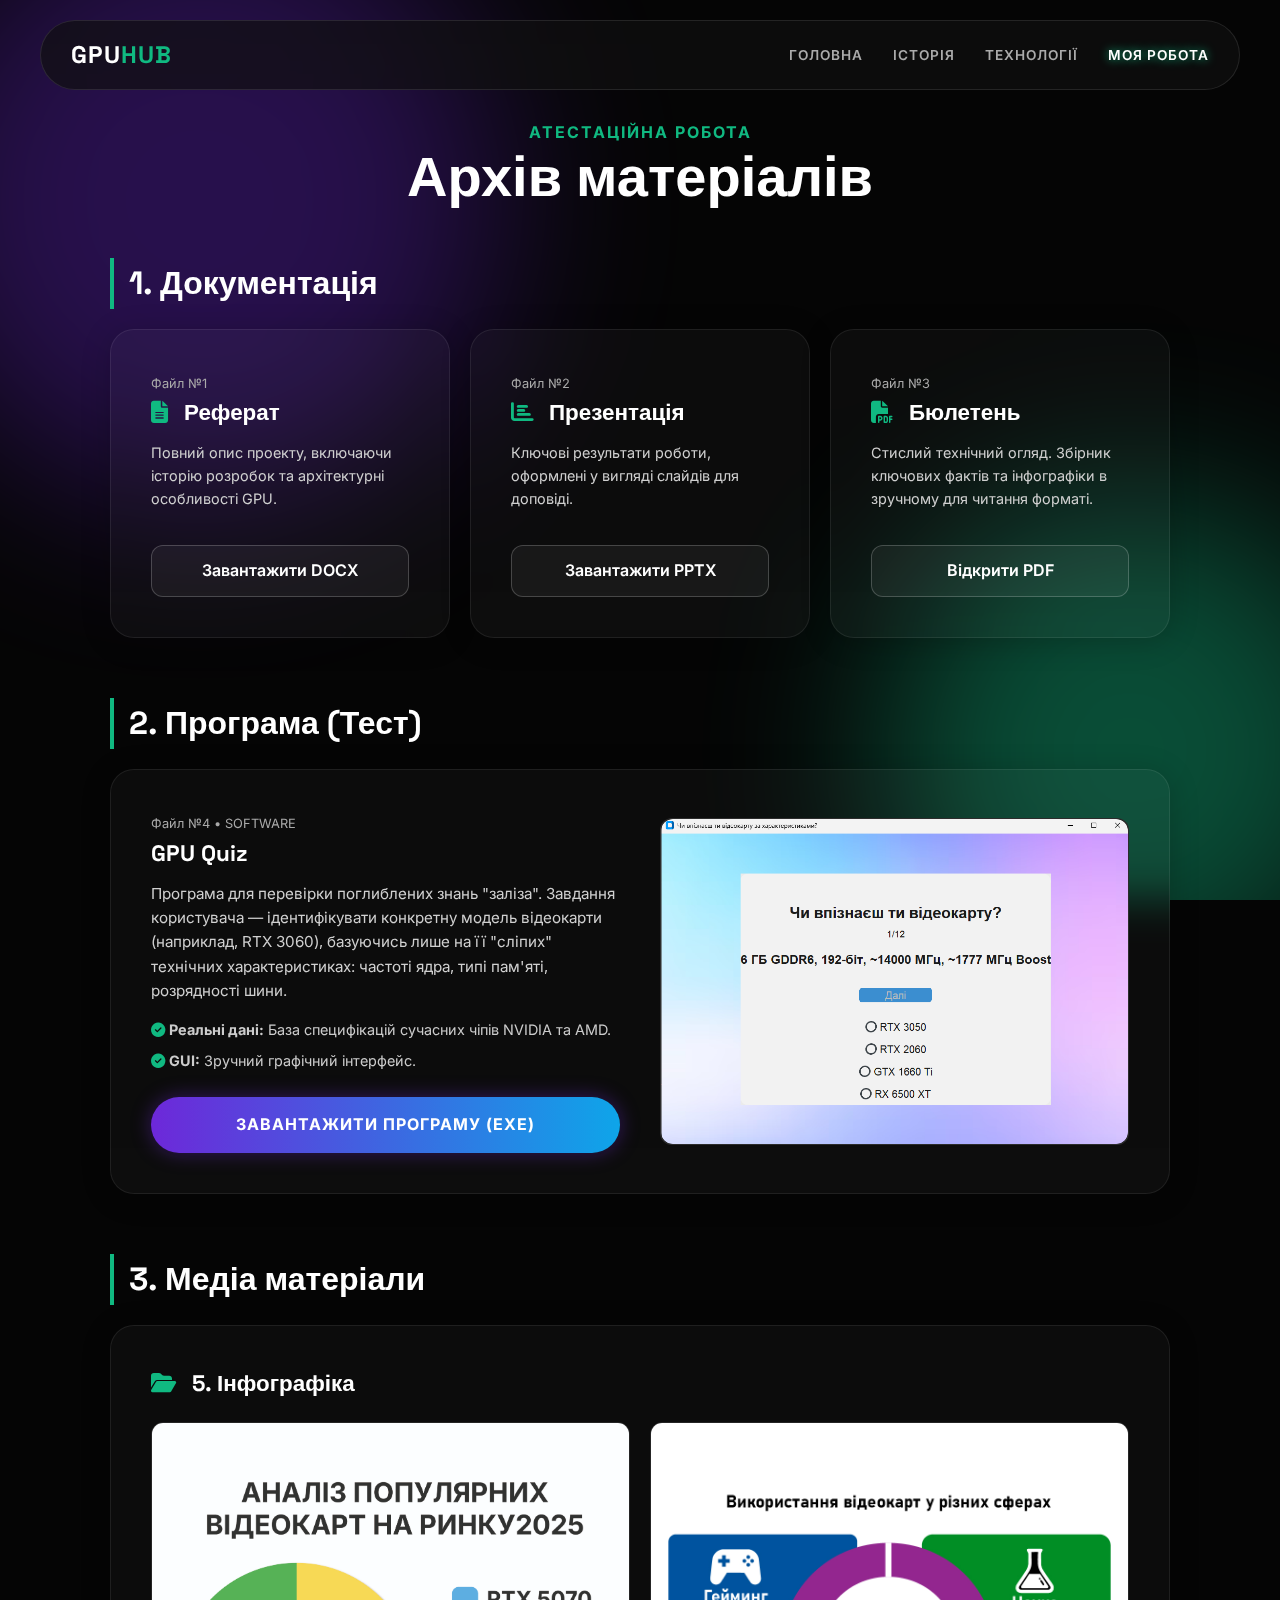
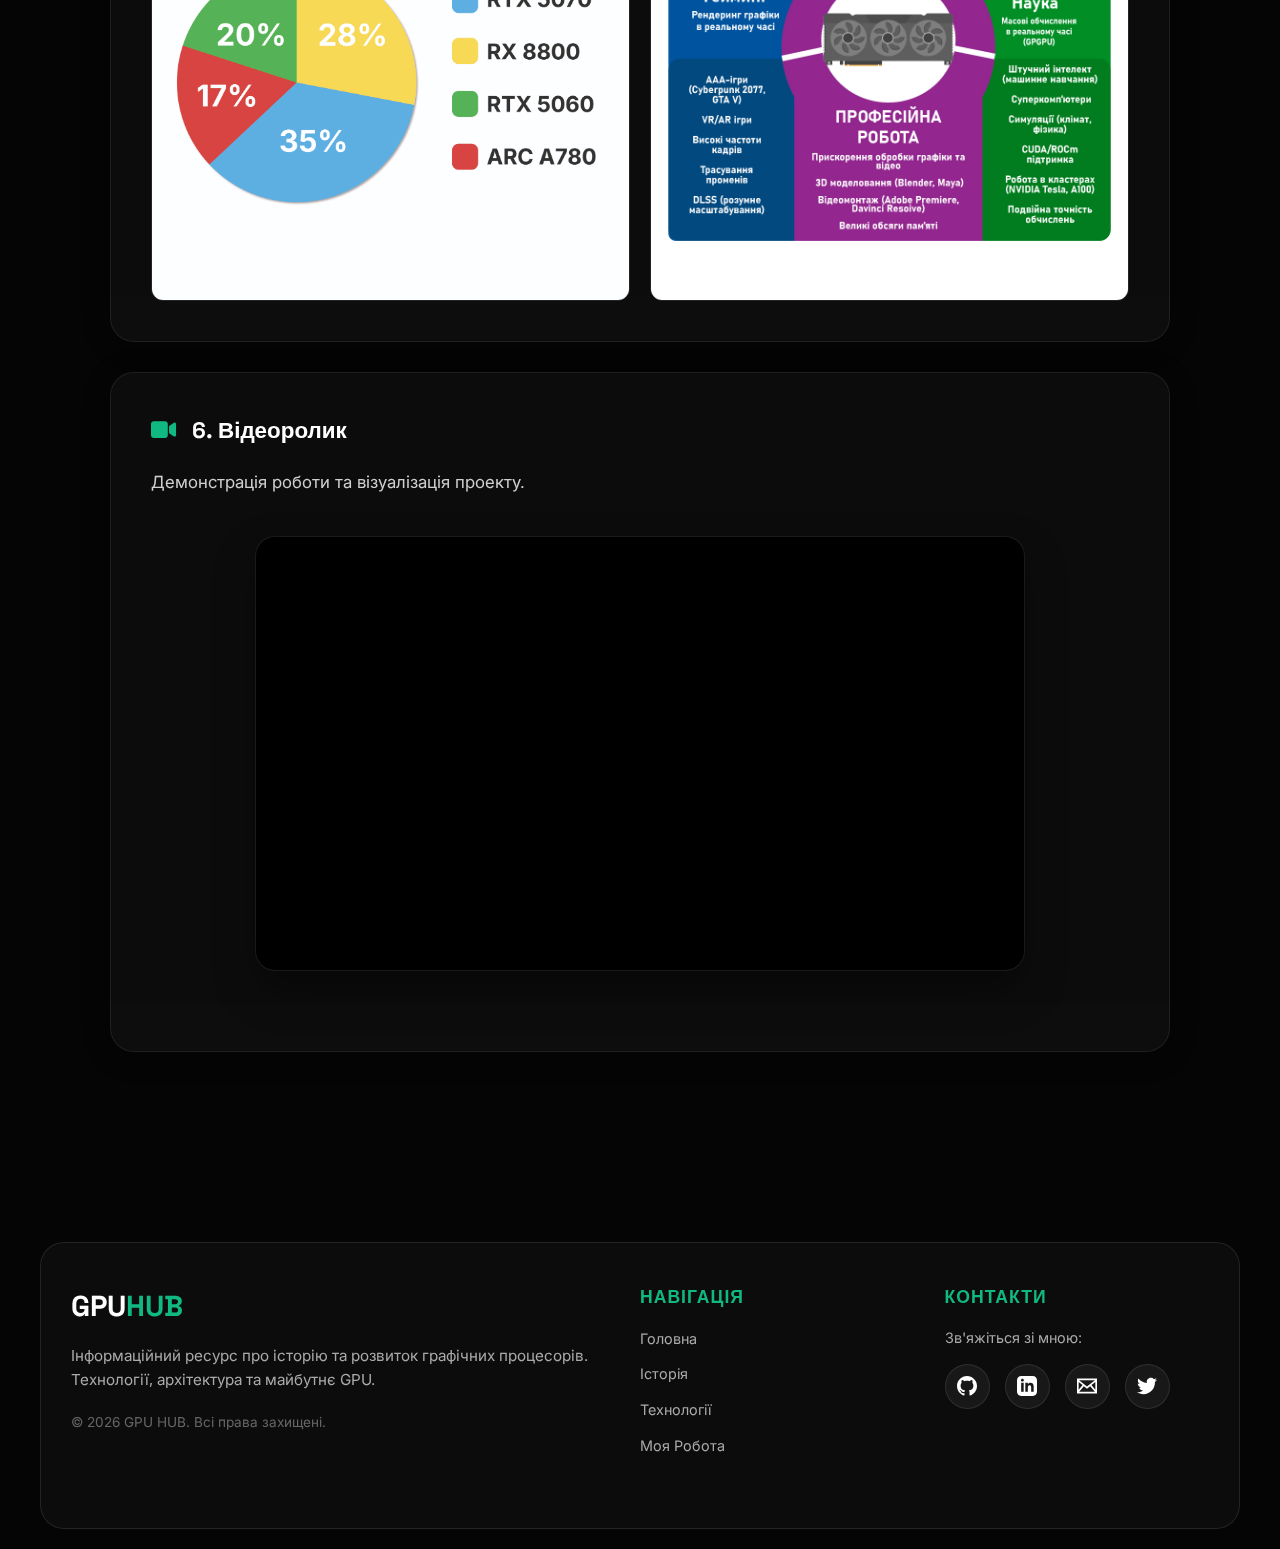
<file: project.html>
<!DOCTYPE html>
<html lang="uk">

<head>
    <meta charset="UTF-8">
    <meta name="viewport" content="width=device-width, initial-scale=1.0">
    <title>Моя Робота</title>
    <link rel="stylesheet" href="https://cdnjs.cloudflare.com/ajax/libs/font-awesome/6.5.1/css/all.min.css">
    <link rel="stylesheet" href="style.css">
</head>

<body>

    <div class="background-glow">
        <div class="blob blob-1"></div>
        <div class="blob blob-2"></div>
    </div>

    <header>
        <div class="nav-glass">
            <div class="logo">GPU<span>HUB</span></div>
            <nav>
                <ul>
                    <li><a href="index.html">Головна</a></li>
                    <li><a href="history.html">Історія</a></li>
                    <li><a href="tech.html">Технології</a></li>
                    <li><a href="project.html" class="active">Моя Робота</a></li>
                </ul>
            </nav>
        </div>
    </header>

    <div class="container">

        <div style="text-align: center; margin-bottom: 50px;">
            <span style="color: #10b981; letter-spacing: 2px; font-weight: 700;">АТЕСТАЦІЙНА РОБОТА</span>
            <h1>Архів матеріалів</h1>
        </div>

        <h2>1. Документація</h2>
        <div class="card-grid">

            <div class="glass-panel"
                style="margin: 0; display: flex; flex-direction: column; justify-content: space-between;">
                <div>
                    <span style="font-size: 0.8rem; color: #aaa;">Файл №1</span>
                    <h3><i class="fas fa-file-alt"></i> Реферат</h3>
                    <p style="font-size: 0.9rem;">Повний опис проекту, включаючи історію розробок та архітектурні
                        особливості GPU.</p>
                </div>
                <a href="assets/files/referat.docx" download class="btn-dl">Завантажити DOCX</a>
            </div>

            <div class="glass-panel"
                style="margin: 0; display: flex; flex-direction: column; justify-content: space-between;">
                <div>
                    <span style="font-size: 0.8rem; color: #aaa;">Файл №2</span>
                    <h3><i class="fas fa-chart-bar"></i> Презентація</h3>
                    <p style="font-size: 0.9rem;">Ключові результати роботи, оформлені у вигляді слайдів для доповіді.
                    </p>
                </div>
                <a href="assets/files/presentation.pptx" download class="btn-dl">Завантажити PPTX</a>
            </div>

            <div class="glass-panel"
                style="margin: 0; display: flex; flex-direction: column; justify-content: space-between;">
                <div>
                    <span style="font-size: 0.8rem; color: #aaa;">Файл №3</span>
                    <h3><i class="fas fa-file-pdf"></i> Бюлетень</h3>
                    <p style="font-size: 0.9rem;">Стислий технічний огляд. Збірник ключових фактів та інфографіки в
                        зручному для читання форматі.</p>
                </div>
                <a href="assets/files/bulletin.pdf" target="_blank" class="btn-dl">Відкрити PDF</a>
            </div>

        </div>

        <h2 style="margin-top: 60px;">2. Програма (Тест)</h2>
        <div class="glass-panel">
            <div class="grid-2">
                <div>
                    <span style="font-size: 0.8rem; color: #aaa;">Файл №4 • SOFTWARE</span>
                    <h3>GPU Quiz</h3>
                    <p style="font-size: 0.95rem; margin-bottom: 15px;">
                        Програма для перевірки поглиблених знань "заліза".
                        Завдання користувача — ідентифікувати конкретну модель відеокарти (наприклад, RTX 3060),
                        базуючись лише на її "сліпих" технічних характеристиках:
                        частоті ядра, типі пам'яті, розрядності шини.
                    </p>
                    <ul style="margin-bottom: 25px; color: #ccc; font-size: 0.9rem;">
                        <li style="margin-bottom: 8px;"><i class="fas fa-check-circle" style="color: #10b981;"></i>
                            <strong>Реальні дані:</strong> База специфікацій сучасних чіпів NVIDIA та AMD.
                        </li>
                        <li style="margin-bottom: 8px;"><i class="fas fa-check-circle" style="color: #10b981;"></i>
                            <strong>GUI:</strong> Зручний графічний інтерфейс.
                        </li>
                    </ul>
                    <a href="https://www.dropbox.com/scl/fi/2ekwna6at6b5l74v5o68n/test.exe?rlkey=90d41vme5fezqh00s4gb99duf&st=a2z4clc1&dl=1"
                        download class="btn-glow" style="width: 100%;">Завантажити Програму (exe)</a>
                </div>
                <div
                    style="background: #151515; min-height: 250px; border-radius: 12px; display: flex; align-items: center; justify-content: center; border: 1px solid rgba(255,255,255,0.1); overflow: hidden;">
                    <img src="assets/img/test-screen.png" alt="Скріншот програми тестування"
                        style="width: 100%; height: 100%; object-fit: contain;">
                </div>
            </div>
        </div>

        <h2 style="margin-top: 60px;">3. Медіа матеріали</h2>
        <div class="glass-panel">
            <h3 style="margin-bottom: 20px;"><i class="fas fa-folder-open"></i> 5. Інфографіка</h3>
            <div class="card-grid">
                <img src="assets/img/infographic1.jpg" alt="Інфографіка 1"
                    style="border: 1px solid rgba(255,255,255,0.1);">
                <img src="assets/img/infographic2.jpg" alt="Інфографіка 2"
                    style="border: 1px solid rgba(255,255,255,0.1);">
            </div>
        </div>

        <div class="glass-panel">
            <h3 style="margin-bottom: 20px;"><i class="fas fa-video"></i> 6. Відеоролик</h3>
            <p>Демонстрація роботи та візуалізація проекту.</p>
            <div class="video-container">
                <div class="video-ratio">
                    <iframe width="560" height="315"
                        src="https://www.youtube.com/embed/aA_BTu2WkwA?si=XOfDxSCGHdnHSR1n&amp;controls=0"
                        title="YouTube video player"
                        allow="accelerometer; autoplay; clipboard-write; encrypted-media; gyroscope; picture-in-picture; web-share"
                        referrerpolicy="strict-origin-when-cross-origin" allowfullscreen></iframe>
                </div>
            </div>
        </div>

    </div> <!-- Контейнер -->

    <footer>
        <div class="footer-glass">
            <div class="footer-content">
                <div class="footer-about">
                    <h3>GPU<span style="color: #10b981;">HUB</span></h3>
                    <p>Інформаційний ресурс про історію та розвиток графічних процесорів. Технології, архітектура та
                        майбутнє GPU.</p>
                    <p style="margin-top: 10px; font-size: 0.85rem; color: #666;">© 2026 GPU HUB. Всі права захищені.
                    </p>
                </div>
                <div class="footer-links">
                    <h4>Навігація</h4>
                    <ul>
                        <li><a href="index.html">Головна</a></li>
                        <li><a href="history.html">Історія</a></li>
                        <li><a href="tech.html">Технології</a></li>
                        <li><a href="project.html">Моя Робота</a></li>
                    </ul>
                </div>
                <div class="footer-contact">
                    <h4>Контакти</h4>
                    <p style="color: #aaa; font-size: 0.9rem; margin-bottom: 10px;">Зв'яжіться зі мною:</p>
                    <div class="social-icons">
                        <a href="https://github.com" target="_blank" title="GitHub">
                            <svg width="20" height="20" fill="currentColor" viewBox="0 0 24 24">
                                <path
                                    d="M12 0c-6.626 0-12 5.373-12 12 0 5.302 3.438 9.8 8.207 11.387.599.111.793-.261.793-.577v-2.234c-3.338.726-4.033-1.416-4.033-1.416-.546-1.387-1.333-1.756-1.333-1.756-1.089-.745.083-.729.083-.729 1.205.084 1.839 1.237 1.839 1.237 1.07 1.834 2.807 1.304 3.492.997.107-.775.418-1.305.762-1.604-2.665-.305-5.467-1.334-5.467-5.931 0-1.311.469-2.381 1.236-3.221-.124-.303-.535-1.524.117-3.176 0 0 1.008-.322 3.301 1.23.957-.266 1.983-.399 3.003-.404 1.02.005 2.047.138 3.006.404 2.291-1.552 3.297-1.23 3.297-1.23.653 1.653.242 2.874.118 3.176.77.84 1.235 1.911 1.235 3.221 0 4.609-2.807 5.624-5.479 5.921.43.372.823 1.102.823 2.222v3.293c0 .319.192.694.801.576 4.765-1.589 8.199-6.086 8.199-11.386 0-6.627-5.373-12-12-12z" />
                            </svg>
                        </a>
                        <a href="https://linkedin.com" target="_blank" title="LinkedIn">
                            <svg width="20" height="20" fill="currentColor" viewBox="0 0 24 24">
                                <path
                                    d="M19 0h-14c-2.761 0-5 2.239-5 5v14c0 2.761 2.239 5 5 5h14c2.762 0 5-2.239 5-5v-14c0-2.761-2.238-5-5-5zm-11 19h-3v-11h3v11zm-1.5-12.268c-.966 0-1.75-.79-1.75-1.764s.784-1.764 1.75-1.764 1.75.79 1.75 1.764-.783 1.764-1.75 1.764zm13.5 12.268h-3v-5.604c0-3.368-4-3.113-4 0v5.604h-3v-11h3v1.765c1.396-2.586 7-2.777 7 2.476v6.759z" />
                            </svg>
                        </a>
                        <a href="mailto:contact@gpuhub.com" title="Email">
                            <svg width="20" height="20" fill="currentColor" viewBox="0 0 24 24">
                                <path
                                    d="M0 3v18h24v-18h-24zm6.623 7.929l-4.623 5.712v-9.458l4.623 3.746zm-4.141-5.929h19.035l-9.517 7.713-9.518-7.713zm5.694 7.188l3.824 3.099 3.83-3.104 5.612 6.817h-18.779l5.513-6.812zm9.208-1.264l4.616-3.741v9.348l-4.616-5.607z" />
                            </svg>
                        </a>
                        <a href="https://twitter.com" target="_blank" title="Twitter">
                            <svg width="20" height="20" fill="currentColor" viewBox="0 0 24 24">
                                <path
                                    d="M24 4.557c-.883.392-1.832.656-2.828.775 1.017-.609 1.798-1.574 2.165-2.724-.951.564-2.005.974-3.127 1.195-.897-.957-2.178-1.555-3.594-1.555-3.179 0-5.515 2.966-4.797 6.045-4.091-.205-7.719-2.165-10.148-5.144-1.29 2.213-.669 5.108 1.523 6.574-.806-.026-1.566-.247-2.229-.616-.054 2.281 1.581 4.415 3.949 4.89-.693.188-1.452.232-2.224.084.626 1.956 2.444 3.379 4.6 3.419-2.07 1.623-4.678 2.348-7.29 2.04 2.179 1.397 4.768 2.212 7.548 2.212 9.142 0 14.307-7.721 13.995-14.646.962-.695 1.797-1.562 2.457-2.549z" />
                            </svg>
                        </a>
                    </div>
                </div>
            </div>

        </div>
    </footer>

    <button id="backToTop" class="back-to-top" title="Вгору">
        <i class="fas fa-arrow-up"></i>
    </button>

    <script src="script.js"></script>
</body>

</html>
</file>
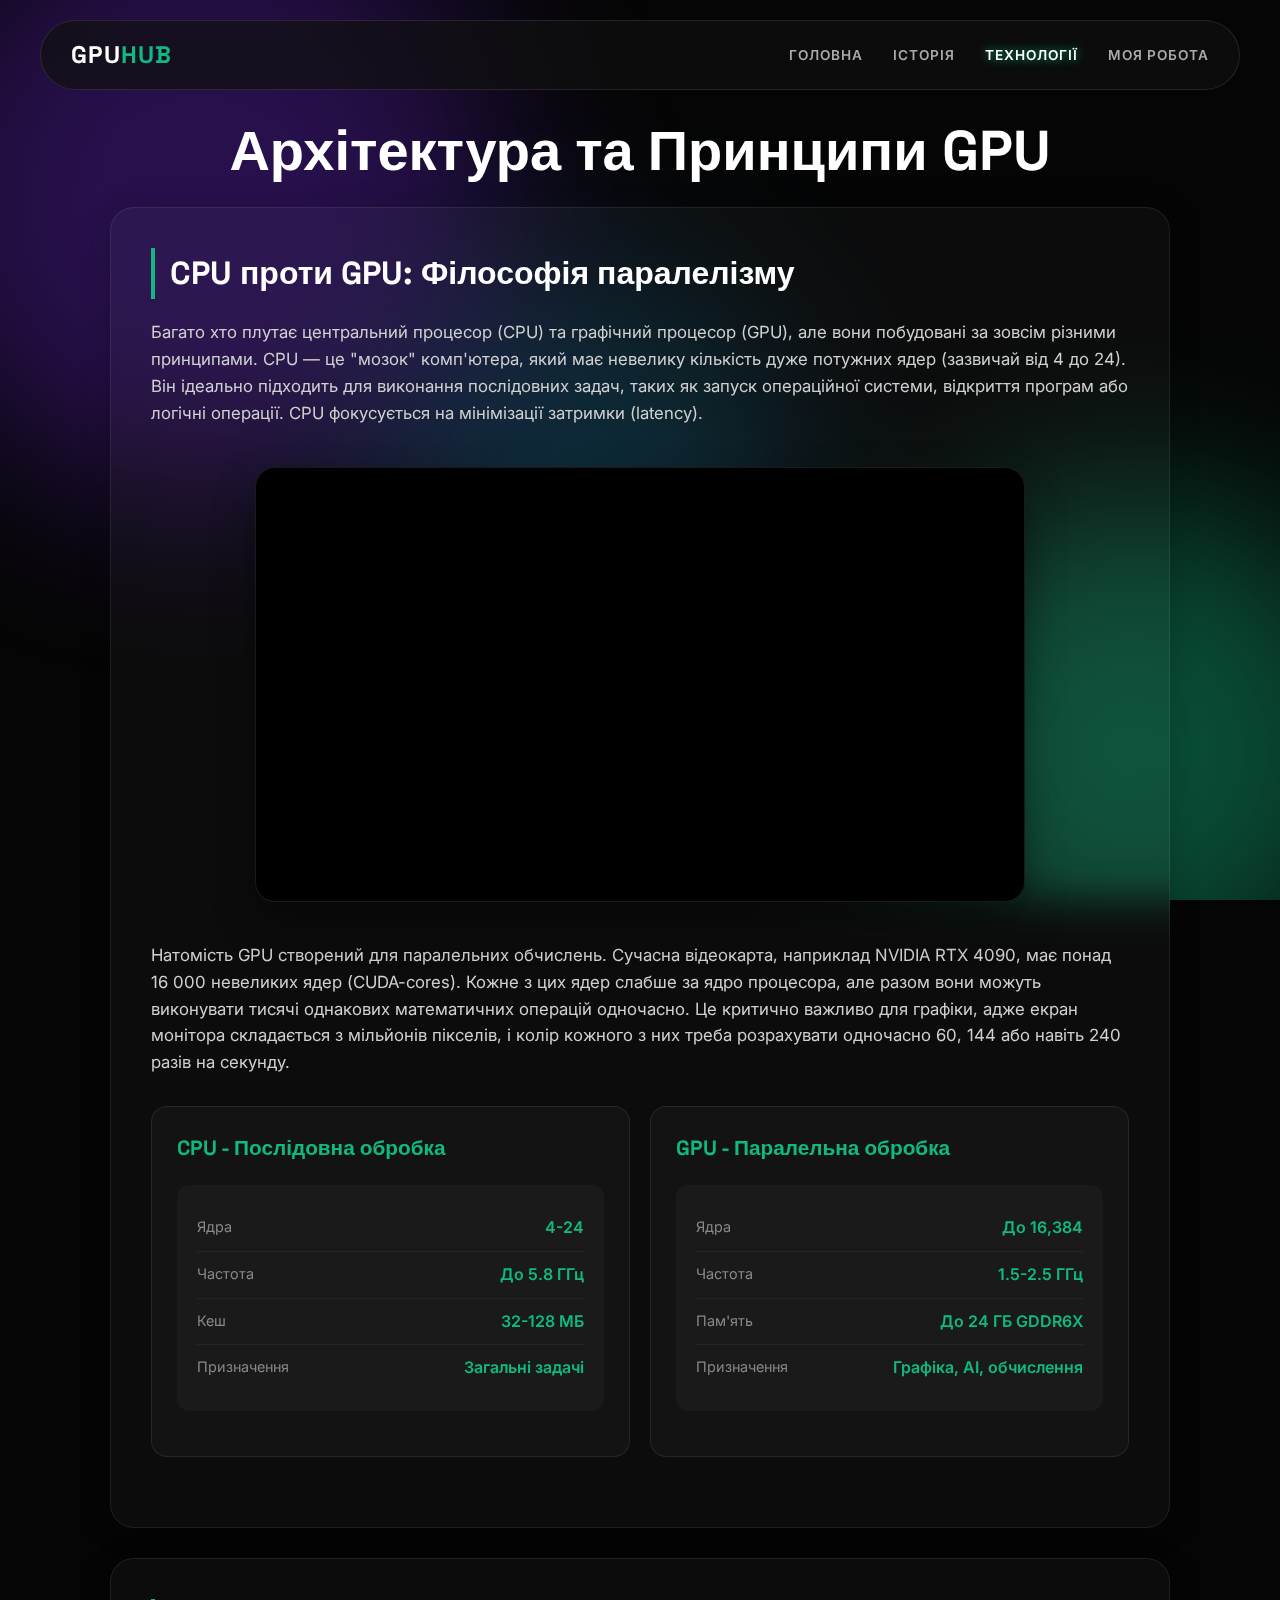
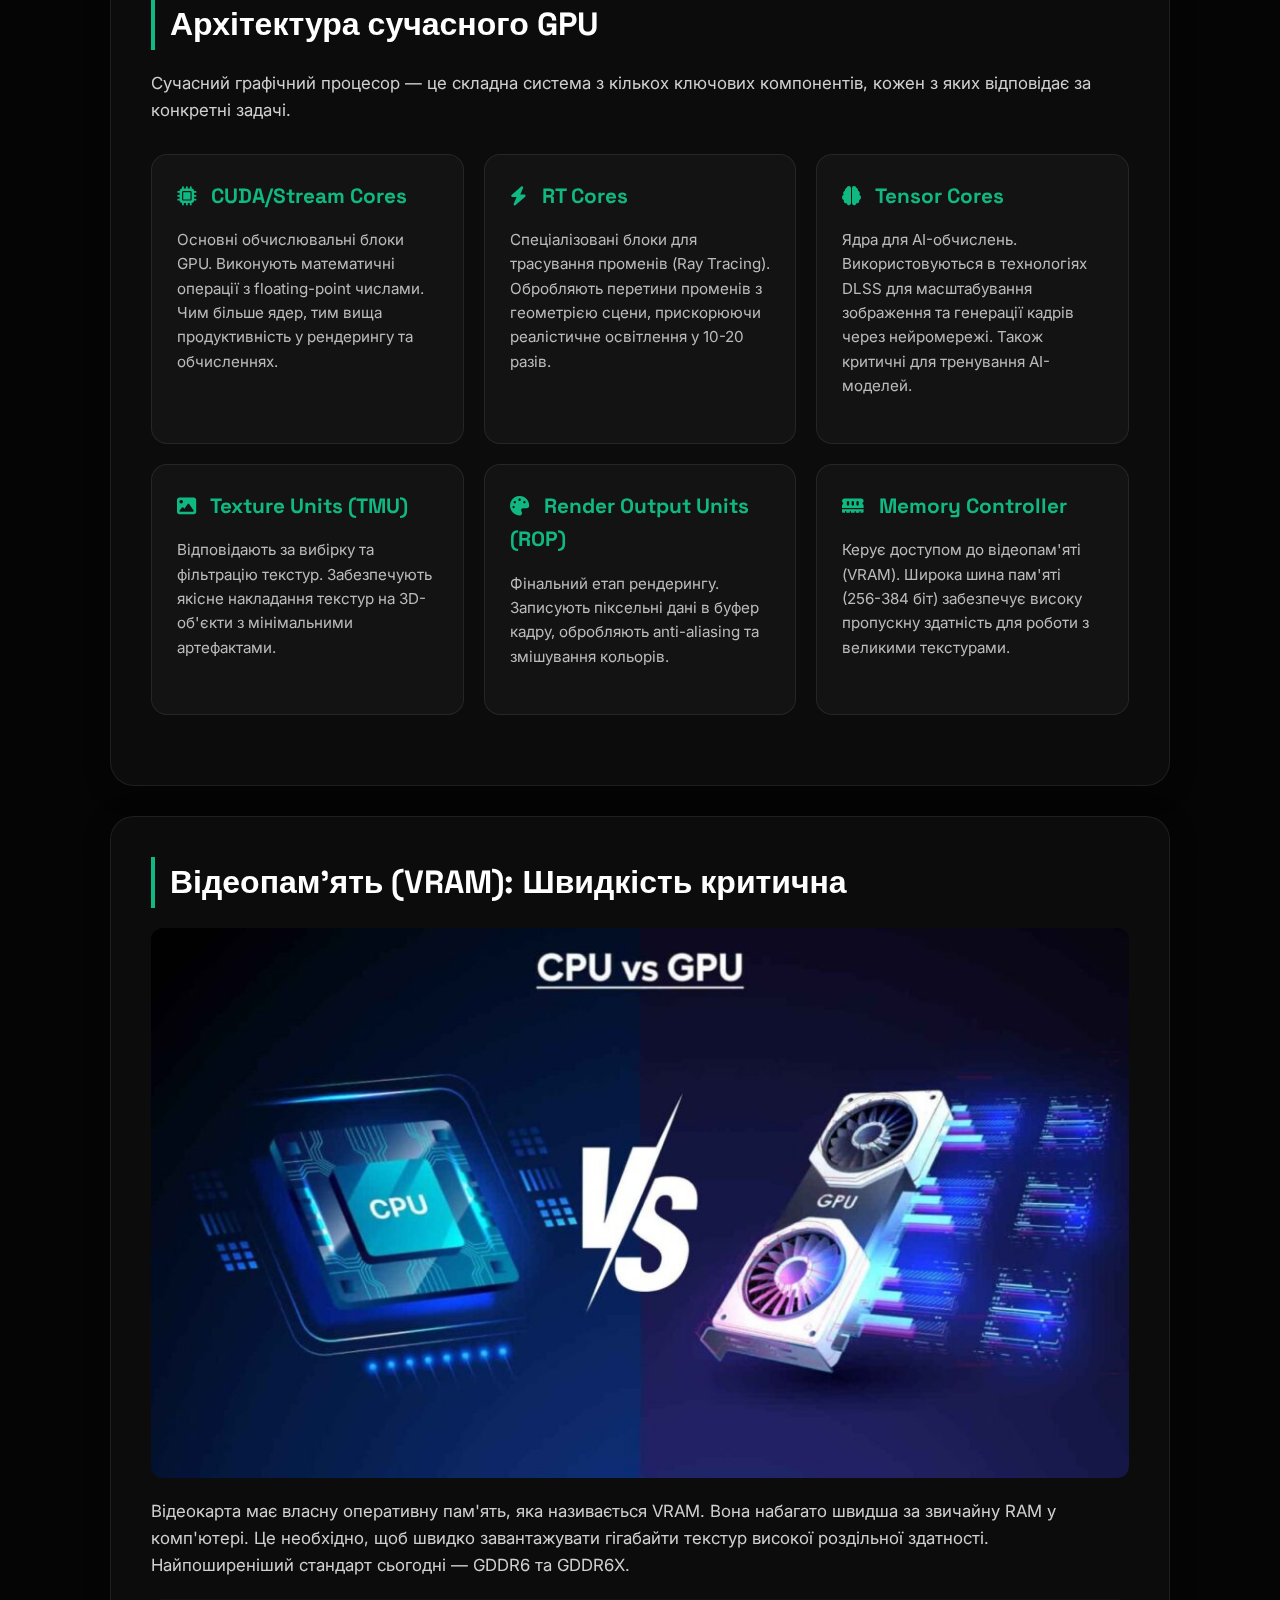
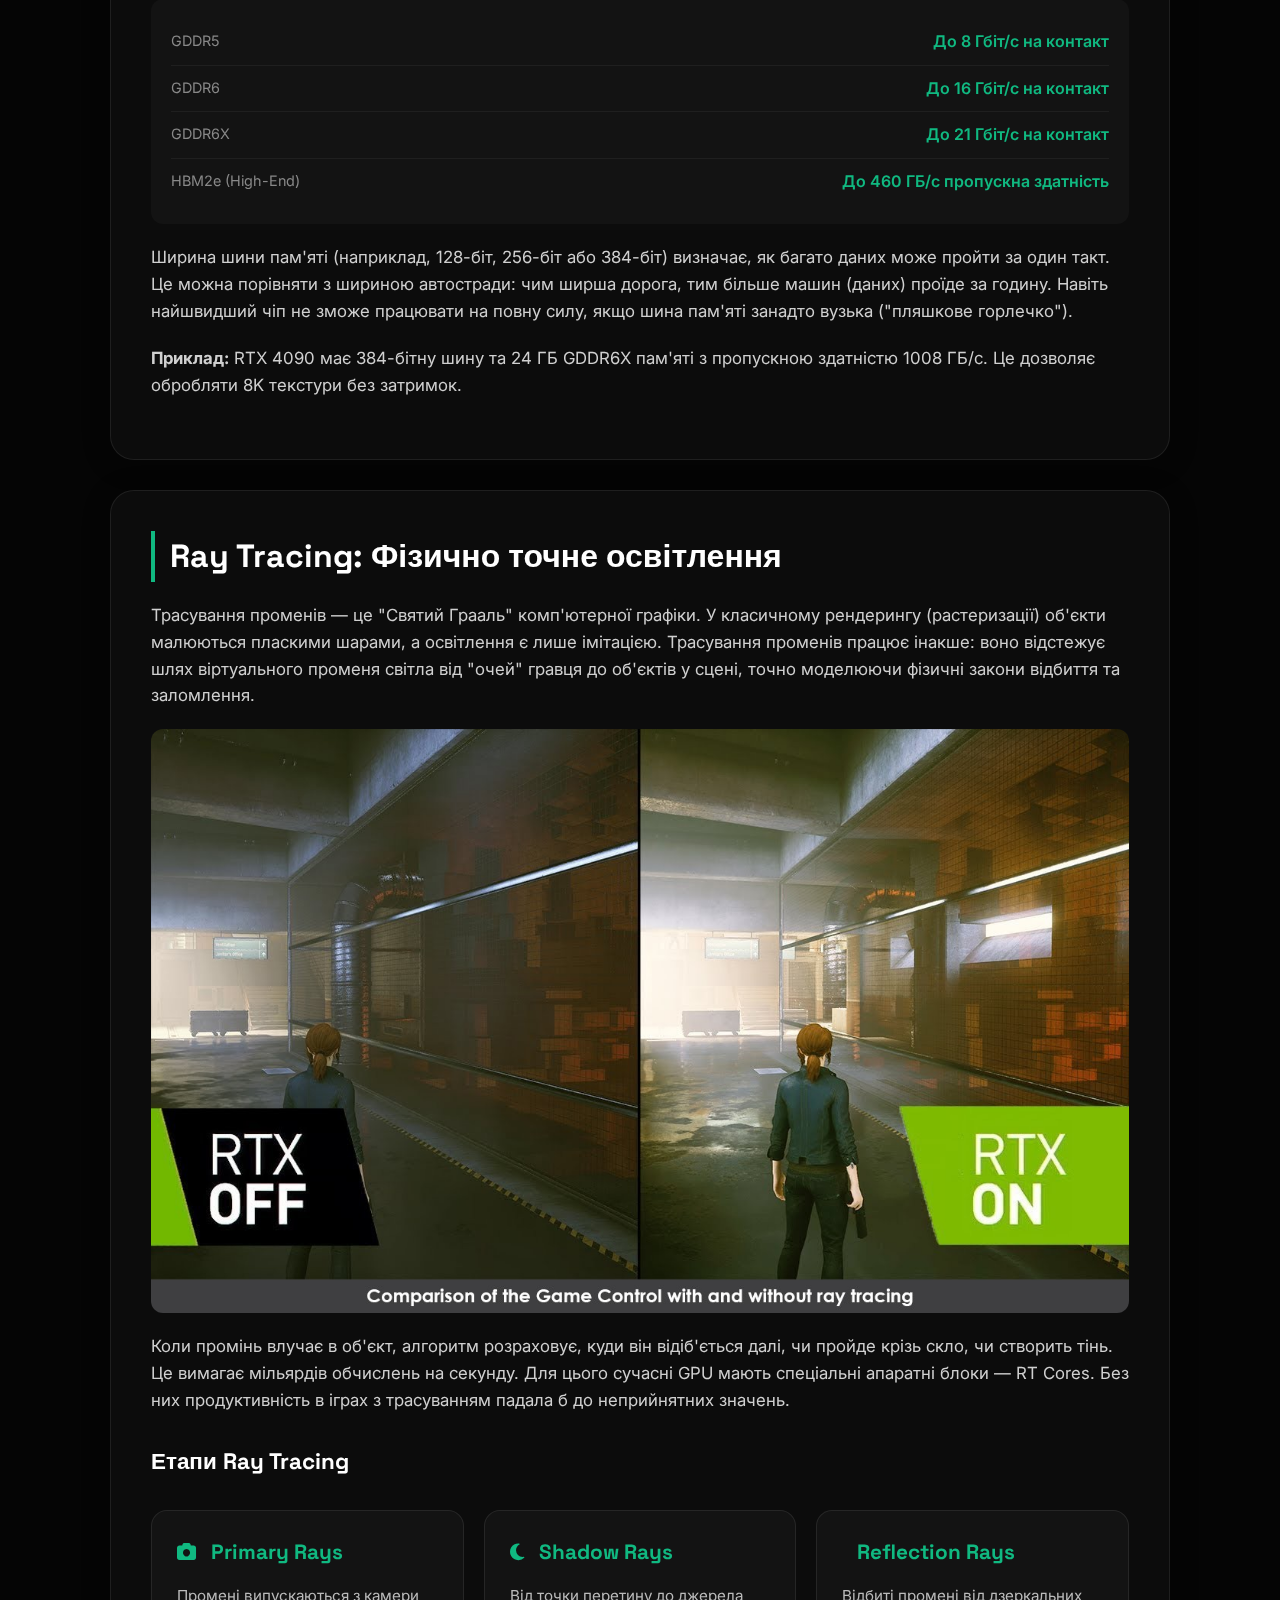
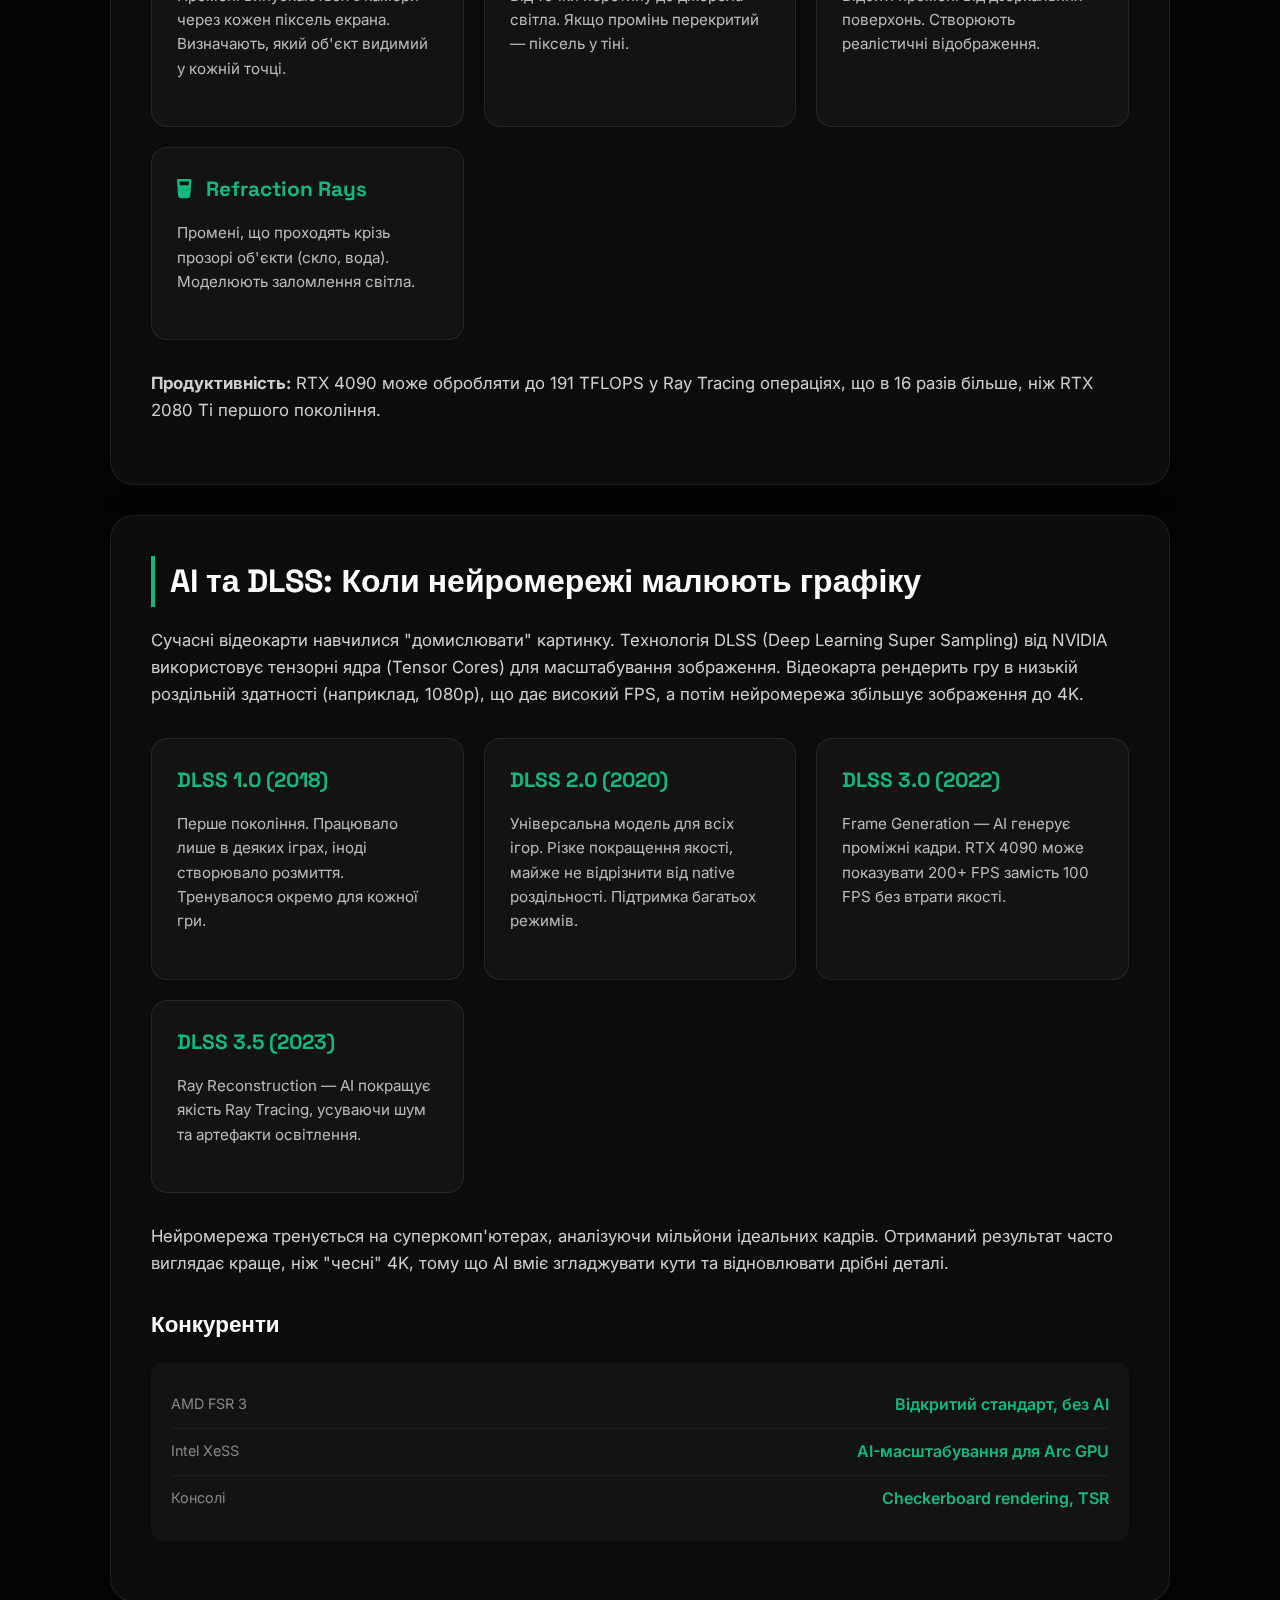
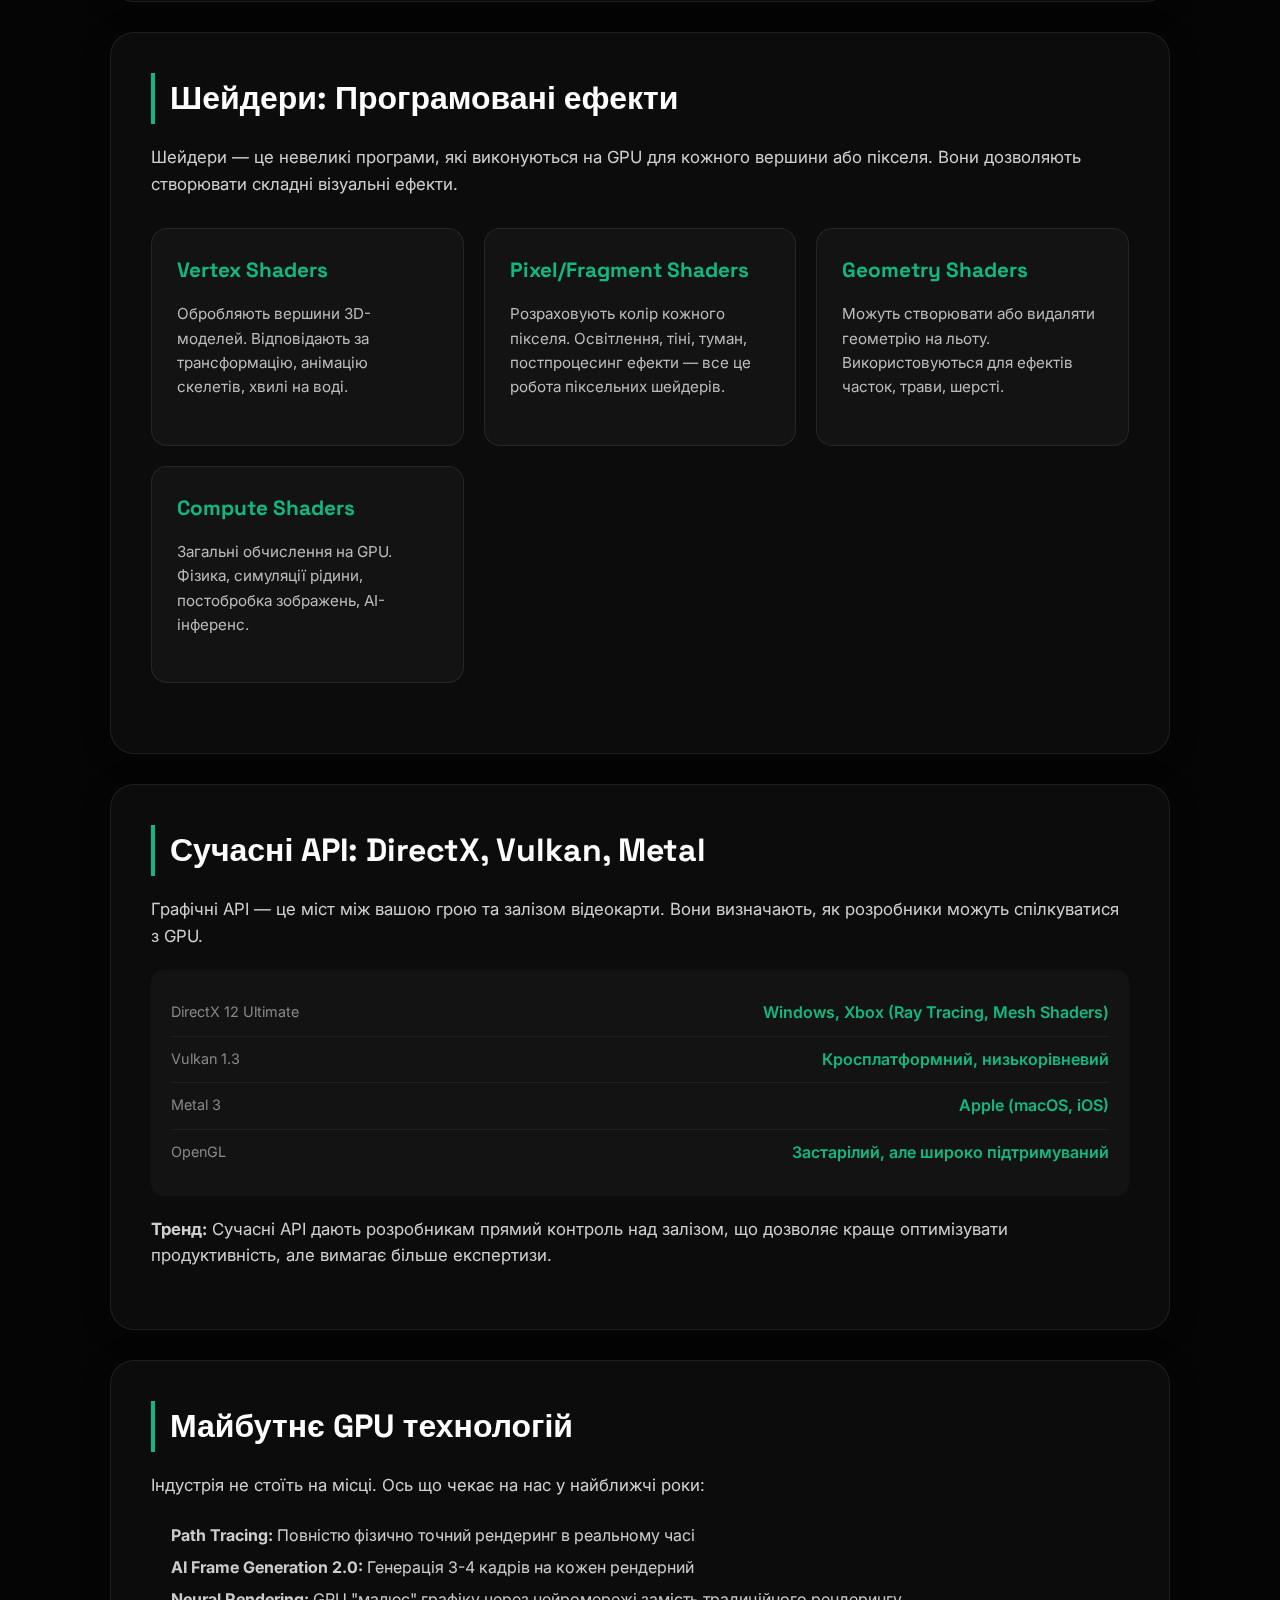
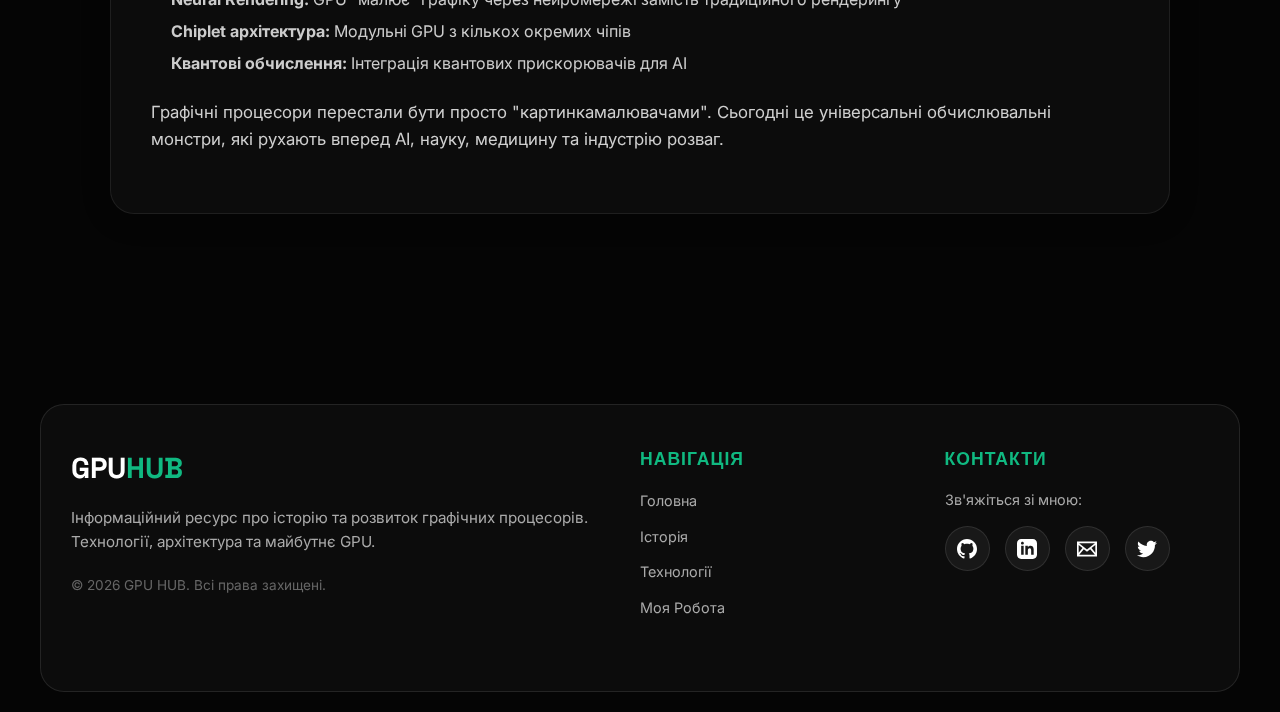
<file: tech.html>
<!DOCTYPE html>
<html lang="uk">
<head>
    <meta charset="UTF-8">
    <meta name="viewport" content="width=device-width, initial-scale=1.0">
    <title>Технології GPU</title>
    <link rel="stylesheet" href="https://cdnjs.cloudflare.com/ajax/libs/font-awesome/6.5.1/css/all.min.css">
    <link rel="stylesheet" href="style.css">
</head>
<body>
    <div class="background-glow">
        <div class="blob blob-1"></div>
        <div class="blob blob-2"></div>
        <div class="blob blob-3"></div>
    </div>

    <header>
        <div class="nav-glass">
            <div class="logo">GPU<span>HUB</span></div>
            <nav>
                <ul>
                    <li><a href="index.html">Головна</a></li>
                    <li><a href="history.html">Історія</a></li>
                    <li><a href="tech.html" class="active">Технології</a></li>
                    <li><a href="project.html">Моя Робота</a></li>
                </ul>
            </nav>
        </div>
    </header>

    <div class="container">
        <h1 style="text-align: center;">Архітектура та Принципи GPU</h1>
        
        <article class="glass-panel">
            <h2>CPU проти GPU: Філософія паралелізму</h2>
            <p>Багато хто плутає центральний процесор (CPU) та графічний процесор (GPU), але вони побудовані за зовсім різними принципами. CPU — це "мозок" комп'ютера, який має невелику кількість дуже потужних ядер (зазвичай від 4 до 24). Він ідеально підходить для виконання послідовних задач, таких як запуск операційної системи, відкриття програм або логічні операції. CPU фокусується на мінімізації затримки (latency).</p>
            
            <div class="video-container">
                <div class="video-ratio">
                    <iframe width="560" height="315" src="https://www.youtube-nocookie.com/embed/clCPQo0-quo?si=LgFwd6nsmzwdvwpF" title="YouTube video player" allow="accelerometer; autoplay; clipboard-write; encrypted-media; gyroscope; picture-in-picture; web-share" referrerpolicy="strict-origin-when-cross-origin" allowfullscreen></iframe>
                </div>
            </div>

            <p>Натомість GPU створений для паралельних обчислень. Сучасна відеокарта, наприклад NVIDIA RTX 4090, має понад 16 000 невеликих ядер (CUDA-cores). Кожне з цих ядер слабше за ядро процесора, але разом вони можуть виконувати тисячі однакових математичних операцій одночасно. Це критично важливо для графіки, адже екран монітора складається з мільйонів пікселів, і колір кожного з них треба розрахувати одночасно 60, 144 або навіть 240 разів на секунду.</p>

            <div class="tech-grid" style="margin-top: 30px;">
                <div class="tech-card">
                    <h3>CPU - Послідовна обробка</h3>
                    <div class="tech-specs">
                        <ul>
                            <li><span class="spec-label">Ядра</span><span class="spec-value">4-24</span></li>
                            <li><span class="spec-label">Частота</span><span class="spec-value">До 5.8 ГГц</span></li>
                            <li><span class="spec-label">Кеш</span><span class="spec-value">32-128 МБ</span></li>
                            <li><span class="spec-label">Призначення</span><span class="spec-value">Загальні задачі</span></li>
                        </ul>
                    </div>
                </div>
                <div class="tech-card">
                    <h3>GPU - Паралельна обробка</h3>
                    <div class="tech-specs">
                        <ul>
                            <li><span class="spec-label">Ядра</span><span class="spec-value">До 16,384</span></li>
                            <li><span class="spec-label">Частота</span><span class="spec-value">1.5-2.5 ГГц</span></li>
                            <li><span class="spec-label">Пам'ять</span><span class="spec-value">До 24 ГБ GDDR6X</span></li>
                            <li><span class="spec-label">Призначення</span><span class="spec-value">Графіка, AI, обчислення</span></li>
                        </ul>
                    </div>
                </div>
            </div>
        </article>

        <article class="glass-panel">
            <h2>Архітектура сучасного GPU</h2>
            <p>Сучасний графічний процесор — це складна система з кількох ключових компонентів, кожен з яких відповідає за конкретні задачі.</p>
            
            <div class="tech-grid">
                <div class="tech-card">
                    <h3><i class="fas fa-microchip"></i> CUDA/Stream Cores</h3>
                    <p>Основні обчислювальні блоки GPU. Виконують математичні операції з floating-point числами. Чим більше ядер, тим вища продуктивність у рендерингу та обчисленнях.</p>
                </div>
                
                <div class="tech-card">
                    <h3><i class="fas fa-bolt"></i> RT Cores</h3>
                    <p>Спеціалізовані блоки для трасування променів (Ray Tracing). Обробляють перетини променів з геометрією сцени, прискорюючи реалістичне освітлення у 10-20 разів.</p>
                </div>
                
                <div class="tech-card">
                    <h3><i class="fas fa-brain"></i> Tensor Cores</h3>
                    <p>Ядра для AI-обчислень. Використовуються в технологіях DLSS для масштабування зображення та генерації кадрів через нейромережі. Також критичні для тренування AI-моделей.</p>
                </div>
                
                <div class="tech-card">
                    <h3><i class="fas fa-image"></i> Texture Units (TMU)</h3>
                    <p>Відповідають за вибірку та фільтрацію текстур. Забезпечують якісне накладання текстур на 3D-об'єкти з мінімальними артефактами.</p>
                </div>
                
                <div class="tech-card">
                    <h3><i class="fas fa-palette"></i> Render Output Units (ROP)</h3>
                    <p>Фінальний етап рендерингу. Записують піксельні дані в буфер кадру, обробляють anti-aliasing та змішування кольорів.</p>
                </div>
                
                <div class="tech-card">
                    <h3><i class="fas fa-memory"></i> Memory Controller</h3>
                    <p>Керує доступом до відеопам'яті (VRAM). Широка шина пам'яті (256-384 біт) забезпечує високу пропускну здатність для роботи з великими текстурами.</p>
                </div>
            </div>
        </article>

        <article class="glass-panel">
            <h2>Відеопам'ять (VRAM): Швидкість критична</h2>
            <img src="assets/img/cpu-vs-gpu.jpg" alt="CPU vs GPU" style="margin: 20px auto;">
            
            <p>Відеокарта має власну оперативну пам'ять, яка називається VRAM. Вона набагато швидша за звичайну RAM у комп'ютері. Це необхідно, щоб швидко завантажувати гігабайти текстур високої роздільної здатності. Найпоширеніший стандарт сьогодні — GDDR6 та GDDR6X.</p>
            
            <div class="tech-specs">
                <ul>
                    <li><span class="spec-label">GDDR5</span><span class="spec-value">До 8 Гбіт/с на контакт</span></li>
                    <li><span class="spec-label">GDDR6</span><span class="spec-value">До 16 Гбіт/с на контакт</span></li>
                    <li><span class="spec-label">GDDR6X</span><span class="spec-value">До 21 Гбіт/с на контакт</span></li>
                    <li><span class="spec-label">HBM2e (High-End)</span><span class="spec-value">До 460 ГБ/с пропускна здатність</span></li>
                </ul>
            </div>
            
            <p style="margin-top: 20px;">Ширина шини пам'яті (наприклад, 128-біт, 256-біт або 384-біт) визначає, як багато даних може пройти за один такт. Це можна порівняти з шириною автостради: чим ширша дорога, тим більше машин (даних) проїде за годину. Навіть найшвидший чіп не зможе працювати на повну силу, якщо шина пам'яті занадто вузька ("пляшкове горлечко").</p>
            
            <p><strong>Приклад:</strong> RTX 4090 має 384-бітну шину та 24 ГБ GDDR6X пам'яті з пропускною здатністю 1008 ГБ/с. Це дозволяє обробляти 8K текстури без затримок.</p>
        </article>

        <article class="glass-panel">
            <h2>Ray Tracing: Фізично точне освітлення</h2>
            <p>Трасування променів — це "Святий Грааль" комп'ютерної графіки. У класичному рендерингу (растеризації) об'єкти малюються пласкими шарами, а освітлення є лише імітацією. Трасування променів працює інакше: воно відстежує шлях віртуального променя світла від "очей" гравця до об'єктів у сцені, точно моделюючи фізичні закони відбиття та заломлення.</p>
            
            <img src="assets/img/raytracing-diagram.jpg" alt="Ray Tracing" style="margin: 20px auto;">
            
            <p>Коли промінь влучає в об'єкт, алгоритм розраховує, куди він відіб'ється далі, чи пройде крізь скло, чи створить тінь. Це вимагає мільярдів обчислень на секунду. Для цього сучасні GPU мають спеціальні апаратні блоки — RT Cores. Без них продуктивність в іграх з трасуванням падала б до неприйнятних значень.</p>

            <h3 style="margin-top: 30px;">Етапи Ray Tracing</h3>
            <div class="tech-grid">
                <div class="tech-card">
                    <h3><i class="fas fa-camera"></i> Primary Rays</h3>
                    <p>Промені випускаються з камери через кожен піксель екрана. Визначають, який об'єкт видимий у кожній точці.</p>
                </div>
                
                <div class="tech-card">
                    <h3><i class="fas fa-moon"></i> Shadow Rays</h3>
                    <p>Від точки перетину до джерела світла. Якщо промінь перекритий — піксель у тіні.</p>
                </div>
                
                <div class="tech-card">
                    <h3><i class="fas fa-mirror"></i> Reflection Rays</h3>
                    <p>Відбиті промені від дзеркальних поверхонь. Створюють реалістичні відображення.</p>
                </div>
                
                <div class="tech-card">
                    <h3><i class="fas fa-glass-water"></i> Refraction Rays</h3>
                    <p>Промені, що проходять крізь прозорі об'єкти (скло, вода). Моделюють заломлення світла.</p>
                </div>
            </div>

            <p style="margin-top: 20px;"><strong>Продуктивність:</strong> RTX 4090 може обробляти до 191 TFLOPS у Ray Tracing операціях, що в 16 разів більше, ніж RTX 2080 Ti першого покоління.</p>
        </article>

        <article class="glass-panel">
            <h2>AI та DLSS: Коли нейромережі малюють графіку</h2>
            <p>Сучасні відеокарти навчилися "домислювати" картинку. Технологія DLSS (Deep Learning Super Sampling) від NVIDIA використовує тензорні ядра (Tensor Cores) для масштабування зображення. Відеокарта рендерить гру в низькій роздільній здатності (наприклад, 1080p), що дає високий FPS, а потім нейромережа збільшує зображення до 4K.</p>
            
            <div class="tech-grid">
                <div class="tech-card">
                    <h3>DLSS 1.0 (2018)</h3>
                    <p>Перше покоління. Працювало лише в деяких іграх, іноді створювало розмиття. Тренувалося окремо для кожної гри.</p>
                </div>
                
                <div class="tech-card">
                    <h3>DLSS 2.0 (2020)</h3>
                    <p>Універсальна модель для всіх ігор. Різке покращення якості, майже не відрізнити від native роздільності. Підтримка багатьох режимів.</p>
                </div>
                
                <div class="tech-card">
                    <h3>DLSS 3.0 (2022)</h3>
                    <p>Frame Generation — AI генерує проміжні кадри. RTX 4090 може показувати 200+ FPS замість 100 FPS без втрати якості.</p>
                </div>
                
                <div class="tech-card">
                    <h3>DLSS 3.5 (2023)</h3>
                    <p>Ray Reconstruction — AI покращує якість Ray Tracing, усуваючи шум та артефакти освітлення.</p>
                </div>
            </div>

            <p style="margin-top: 20px;">Нейромережа тренується на суперкомп'ютерах, аналізуючи мільйони ідеальних кадрів. Отриманий результат часто виглядає краще, ніж "чесні" 4K, тому що AI вміє згладжувати кути та відновлювати дрібні деталі.</p>
            
            <h3 style="margin-top: 30px;">Конкуренти</h3>
            <div class="tech-specs">
                <ul>
                    <li><span class="spec-label">AMD FSR 3</span><span class="spec-value">Відкритий стандарт, без AI</span></li>
                    <li><span class="spec-label">Intel XeSS</span><span class="spec-value">AI-масштабування для Arc GPU</span></li>
                    <li><span class="spec-label">Консолі</span><span class="spec-value">Checkerboard rendering, TSR</span></li>
                </ul>
            </div>
        </article>

        <article class="glass-panel">
            <h2>Шейдери: Програмовані ефекти</h2>
            <p>Шейдери — це невеликі програми, які виконуються на GPU для кожного вершини або пікселя. Вони дозволяють створювати складні візуальні ефекти.</p>
            
            <div class="tech-grid">
                <div class="tech-card">
                    <h3>Vertex Shaders</h3>
                    <p>Обробляють вершини 3D-моделей. Відповідають за трансформацію, анімацію скелетів, хвилі на воді.</p>
                </div>
                
                <div class="tech-card">
                    <h3>Pixel/Fragment Shaders</h3>
                    <p>Розраховують колір кожного пікселя. Освітлення, тіні, туман, постпроцесинг ефекти — все це робота піксельних шейдерів.</p>
                </div>
                
                <div class="tech-card">
                    <h3>Geometry Shaders</h3>
                    <p>Можуть створювати або видаляти геометрію на льоту. Використовуються для ефектів часток, трави, шерсті.</p>
                </div>
                
                <div class="tech-card">
                    <h3>Compute Shaders</h3>
                    <p>Загальні обчислення на GPU. Фізика, симуляції рідини, постобробка зображень, AI-інференс.</p>
                </div>
            </div>
        </article>

        <article class="glass-panel">
            <h2>Сучасні API: DirectX, Vulkan, Metal</h2>
            <p>Графічні API — це міст між вашою грою та залізом відеокарти. Вони визначають, як розробники можуть спілкуватися з GPU.</p>
            
            <div class="tech-specs">
                <ul>
                    <li><span class="spec-label">DirectX 12 Ultimate</span><span class="spec-value">Windows, Xbox (Ray Tracing, Mesh Shaders)</span></li>
                    <li><span class="spec-label">Vulkan 1.3</span><span class="spec-value">Кросплатформний, низькорівневий</span></li>
                    <li><span class="spec-label">Metal 3</span><span class="spec-value">Apple (macOS, iOS)</span></li>
                    <li><span class="spec-label">OpenGL</span><span class="spec-value">Застарілий, але широко підтримуваний</span></li>
                </ul>
            </div>

            <p style="margin-top: 20px;"><strong>Тренд:</strong> Сучасні API дають розробникам прямий контроль над залізом, що дозволяє краще оптимізувати продуктивність, але вимагає більше експертизи.</p>
        </article>

        <article class="glass-panel">
            <h2>Майбутнє GPU технологій</h2>
            <p>Індустрія не стоїть на місці. Ось що чекає на нас у найближчі роки:</p>
            
            <ul style="color: #ccc; padding-left: 20px; line-height: 2;">
                <li><strong>Path Tracing:</strong> Повністю фізично точний рендеринг в реальному часі</li>
                <li><strong>AI Frame Generation 2.0:</strong> Генерація 3-4 кадрів на кожен рендерний</li>
                <li><strong>Neural Rendering:</strong> GPU "малює" графіку через нейромережі замість традиційного рендерингу</li>
                <li><strong>Chiplet архітектура:</strong> Модульні GPU з кількох окремих чіпів</li>
                <li><strong>Квантові обчислення:</strong> Інтеграція квантових прискорювачів для AI</li>
            </ul>

            <p style="margin-top: 20px;">Графічні процесори перестали бути просто "картинкамалювачами". Сьогодні це універсальні обчислювальні монстри, які рухають вперед AI, науку, медицину та індустрію розваг.</p>
        </article>
    </div>

    <footer>
        <div class="footer-glass">
            <div class="footer-content">
                <div class="footer-about">
                    <h3>GPU<span style="color: #10b981;">HUB</span></h3>
                    <p>Інформаційний ресурс про історію та розвиток графічних процесорів. Технології, архітектура та майбутнє GPU.</p>
                    <p style="margin-top: 10px; font-size: 0.85rem; color: #666;">© 2026 GPU HUB. Всі права захищені.</p>
                </div>
                <div class="footer-links">
                    <h4>Навігація</h4>
                    <ul>
                        <li><a href="index.html">Головна</a></li>
                        <li><a href="history.html">Історія</a></li>
                        <li><a href="tech.html">Технології</a></li>
                        <li><a href="project.html">Моя Робота</a></li>
                    </ul>
                </div>
                <div class="footer-contact">
                    <h4>Контакти</h4>
                    <p style="color: #aaa; font-size: 0.9rem; margin-bottom: 10px;">Зв'яжіться зі мною:</p>
                    <div class="social-icons">
                        <a href="https://github.com" target="_blank" title="GitHub">
                            <svg width="20" height="20" fill="currentColor" viewBox="0 0 24 24"><path d="M12 0c-6.626 0-12 5.373-12 12 0 5.302 3.438 9.8 8.207 11.387.599.111.793-.261.793-.577v-2.234c-3.338.726-4.033-1.416-4.033-1.416-.546-1.387-1.333-1.756-1.333-1.756-1.089-.745.083-.729.083-.729 1.205.084 1.839 1.237 1.839 1.237 1.07 1.834 2.807 1.304 3.492.997.107-.775.418-1.305.762-1.604-2.665-.305-5.467-1.334-5.467-5.931 0-1.311.469-2.381 1.236-3.221-.124-.303-.535-1.524.117-3.176 0 0 1.008-.322 3.301 1.23.957-.266 1.983-.399 3.003-.404 1.02.005 2.047.138 3.006.404 2.291-1.552 3.297-1.23 3.297-1.23.653 1.653.242 2.874.118 3.176.77.84 1.235 1.911 1.235 3.221 0 4.609-2.807 5.624-5.479 5.921.43.372.823 1.102.823 2.222v3.293c0 .319.192.694.801.576 4.765-1.589 8.199-6.086 8.199-11.386 0-6.627-5.373-12-12-12z"/></svg>
                        </a>
                        <a href="https://linkedin.com" target="_blank" title="LinkedIn">
                            <svg width="20" height="20" fill="currentColor" viewBox="0 0 24 24"><path d="M19 0h-14c-2.761 0-5 2.239-5 5v14c0 2.761 2.239 5 5 5h14c2.762 0 5-2.239 5-5v-14c0-2.761-2.238-5-5-5zm-11 19h-3v-11h3v11zm-1.5-12.268c-.966 0-1.75-.79-1.75-1.764s.784-1.764 1.75-1.764 1.75.79 1.75 1.764-.783 1.764-1.75 1.764zm13.5 12.268h-3v-5.604c0-3.368-4-3.113-4 0v5.604h-3v-11h3v1.765c1.396-2.586 7-2.777 7 2.476v6.759z"/></svg>
                        </a>
                        <a href="mailto:contact@gpuhub.com" title="Email">
                            <svg width="20" height="20" fill="currentColor" viewBox="0 0 24 24"><path d="M0 3v18h24v-18h-24zm6.623 7.929l-4.623 5.712v-9.458l4.623 3.746zm-4.141-5.929h19.035l-9.517 7.713-9.518-7.713zm5.694 7.188l3.824 3.099 3.83-3.104 5.612 6.817h-18.779l5.513-6.812zm9.208-1.264l4.616-3.741v9.348l-4.616-5.607z"/></svg>
                        </a>
                        <a href="https://twitter.com" target="_blank" title="Twitter">
                            <svg width="20" height="20" fill="currentColor" viewBox="0 0 24 24"><path d="M24 4.557c-.883.392-1.832.656-2.828.775 1.017-.609 1.798-1.574 2.165-2.724-.951.564-2.005.974-3.127 1.195-.897-.957-2.178-1.555-3.594-1.555-3.179 0-5.515 2.966-4.797 6.045-4.091-.205-7.719-2.165-10.148-5.144-1.29 2.213-.669 5.108 1.523 6.574-.806-.026-1.566-.247-2.229-.616-.054 2.281 1.581 4.415 3.949 4.89-.693.188-1.452.232-2.224.084.626 1.956 2.444 3.379 4.6 3.419-2.07 1.623-4.678 2.348-7.29 2.04 2.179 1.397 4.768 2.212 7.548 2.212 9.142 0 14.307-7.721 13.995-14.646.962-.695 1.797-1.562 2.457-2.549z"/></svg>
                        </a>
                    </div>
                </div>
            </div>
        </div>
    </footer>

    <button id="backToTop" class="back-to-top" title="Вгору">
        <i class="fas fa-arrow-up"></i>
    </button>

    <script src="script.js"></script>
</body>
</html>
</file>
<file: style.css>
@import url('https://fonts.googleapis.com/css2?family=Space+Grotesk:wght@300;500;700&family=Inter:wght@400;600&display=swap');

/* Кольори */
:root {
    --bg-color: #050505;
    --text-main: #ffffff;
    --text-muted: #d0d0d0;
    --blob-1: #5b21b6;
    --blob-2: #10b981;
    --blob-3: #0ea5e9;
}

* {
    box-sizing: border-box;
    margin: 0;
    padding: 0;
    outline: none;
}

html {
    -webkit-text-size-adjust: 100%;
    -webkit-tap-highlight-color: transparent;
}

/* Анімація */
@keyframes slideUpFade {
    0% {
        opacity: 0;
        transform: translateY(40px);
    }

    100% {
        opacity: 1;
        transform: translateY(0);
    }
}

body {
    background-color: var(--bg-color);
    color: var(--text-main);
    font-family: 'Inter', sans-serif;
    line-height: 1.6;
    overflow-x: hidden;
    min-height: 100vh;
}

.container,
header {
    animation: slideUpFade 0.8s cubic-bezier(0.2, 0.8, 0.2, 1) forwards;
}

img {
    max-width: 100%;
    border-radius: 12px;
    display: block;
    object-fit: cover;
}

a {
    text-decoration: none;
    color: inherit;
    transition: 0.3s;
}

ul {
    list-style: none;
}


.background-glow {
    position: fixed;
    top: 0;
    left: 0;
    width: 100%;
    height: 100%;
    z-index: -1;
    overflow: hidden;
    background: #050505;
}

.blob {
    position: absolute;
    border-radius: 50%;
    filter: blur(90px);
    opacity: 0.4;
    animation: float 10s infinite ease-in-out;
}

.blob-1 {
    width: 600px;
    height: 600px;
    background: var(--blob-1);
    top: -100px;
    left: -100px;
}

.blob-2 {
    width: 500px;
    height: 500px;
    background: var(--blob-2);
    bottom: -100px;
    right: -100px;
    animation-delay: -3s;
}

.blob-3 {
    width: 400px;
    height: 400px;
    background: var(--blob-3);
    top: 30%;
    left: 30%;
    opacity: 0.2;
    animation-delay: -5s;
}

@keyframes float {

    0%,
    100% {
        transform: translate(0, 0);
    }

    50% {
        transform: translate(40px, 20px);
    }
}

/* Контейнер */
.container {
    max-width: 1100px;
    margin: 0 auto;
    padding: 0 20px 80px 20px;
}

/* Панель */
.glass-panel {
    background: rgba(255, 255, 255, 0.03);
    backdrop-filter: blur(20px);
    -webkit-backdrop-filter: blur(20px);
    border: 1px solid rgba(255, 255, 255, 0.08);
    border-radius: 24px;
    padding: 40px;
    margin-bottom: 30px;
    box-shadow: 0 4px 30px rgba(0, 0, 0, 0.2);
    transition: transform 0.3s ease, border-color 0.3s ease;
}

.glass-panel:hover {
    transform: translateY(-5px);
    border-color: rgba(255, 255, 255, 0.2);
}

/* Хедер */
header {
    position: sticky;
    top: 20px;
    z-index: 100;
    padding: 0 15px;
    margin-bottom: 50px;
    transition: transform 0.3s ease-in-out, opacity 0.3s ease-in-out;
}

header.header-hidden {
    transform: translateY(-120%);
    opacity: 0;
    pointer-events: none;
}

.nav-glass {
    max-width: 1200px;
    margin: 0 auto;
    display: flex;
    justify-content: space-between;
    align-items: center;
    padding: 15px 30px;
    border-radius: 50px;
    background: rgba(15, 15, 15, 0.7);
    backdrop-filter: blur(20px);
    border: 1px solid rgba(255, 255, 255, 0.1);
}

.logo {
    font-family: 'Space Grotesk', sans-serif;
    font-weight: 700;
    font-size: 1.5rem;
    letter-spacing: 1px;
}

.logo span {
    color: var(--blob-2);
}

nav ul {
    display: flex;
    gap: 30px;
}

nav a {
    font-weight: 600;
    font-size: 0.85rem;
    text-transform: uppercase;
    letter-spacing: 1px;
    color: #aaa;
}

nav a:hover,
nav a.active {
    color: #fff;
    text-shadow: 0 0 10px var(--blob-2);
}

h1 {
    font-family: 'Space Grotesk', sans-serif;
    font-size: 3.5rem;
    line-height: 1.1;
    margin-bottom: 25px;
    color: #fff;
}

h2 {
    font-family: 'Space Grotesk', sans-serif;
    font-size: 2rem;
    margin-bottom: 20px;
    color: #fff;
    border-left: 4px solid var(--blob-2);
    padding-left: 15px;
}

h3 {
    font-family: 'Space Grotesk', sans-serif;
    font-size: 1.4rem;
    color: #fff;
    margin-bottom: 10px;
}

h3 i,
h2 i {
    margin-right: 10px;
    color: var(--blob-2);
}

.tech-card h3 i {
    font-size: 1.2rem;
}

p {
    font-size: 1.05rem;
    margin-bottom: 20px;
    color: var(--text-muted);
}

/* Відео */

.video-container {
    max-width: 800px;
    margin: 40px auto;
    padding: 0 15px;
}

.video-ratio {
    position: relative;
    padding-bottom: 56.25%;
    height: 0;
    overflow: hidden;
    border-radius: 20px;
    border: 1px solid rgba(255, 255, 255, 0.1);
    background: #000;
    box-shadow: 0 20px 40px rgba(0, 0, 0, 0.4);
}

.video-ratio iframe,
.video-ratio video {
    position: absolute;
    top: 0;
    left: 0;
    width: 100%;
    height: 100%;
    border: none;
    border-radius: 20px;
}

.btn-glow {
    display: inline-block;
    padding: 15px 40px;
    background: linear-gradient(90deg, #6d28d9, #0ea5e9);
    border-radius: 50px;
    color: #fff;
    font-weight: 700;
    box-shadow: 0 0 20px rgba(109, 40, 217, 0.4);
    text-transform: uppercase;
    letter-spacing: 1px;
    border: none;
    text-align: center;
}

.btn-dl {
    display: block;
    width: 100%;
    padding: 12px;
    text-align: center;
    border: 1px solid rgba(255, 255, 255, 0.2);
    border-radius: 12px;
    background: rgba(255, 255, 255, 0.05);
    color: #fff;
    font-weight: 600;
    margin-top: 15px;
}

.btn-dl:hover {
    background: var(--blob-2);
    color: #000;
    border-color: var(--blob-2);
}

/* Сітка */
.grid-2 {
    display: grid;
    grid-template-columns: 1fr 1fr;
    gap: 40px;
    align-items: center;
}

.card-grid {
    display: grid;
    grid-template-columns: repeat(auto-fit, minmax(280px, 1fr));
    gap: 20px;
}

/* Футер */
footer {
    margin-top: 80px;
    padding: 0 15px 20px 15px;
}

.footer-glass {
    max-width: 1200px;
    margin: 0 auto;
    padding: 40px 30px;
    border-radius: 24px;
    background: rgba(15, 15, 15, 0.7);
    backdrop-filter: blur(20px);
    border: 1px solid rgba(255, 255, 255, 0.1);
}

.footer-content {
    display: grid;
    grid-template-columns: 2fr 1fr 1fr;
    gap: 40px;
    align-items: start;
    margin-bottom: 30px;
}

.footer-about h3 {
    font-family: 'Space Grotesk', sans-serif;
    font-size: 1.8rem;
    margin-bottom: 15px;
    color: #fff;
}

.footer-about p {
    color: #aaa;
    font-size: 0.95rem;
    line-height: 1.6;
}

.footer-links h4,
.footer-contact h4 {
    font-family: 'Space Grotesk', sans-serif;
    color: var(--blob-2);
    margin-bottom: 15px;
    font-size: 1.1rem;
    text-transform: uppercase;
    letter-spacing: 1px;
}

.footer-links ul {
    display: flex;
    flex-direction: column;
    gap: 10px;
}

.footer-links a {
    color: #aaa;
    font-size: 0.9rem;
    transition: all 0.3s;
}

.footer-links a:hover {
    color: var(--blob-2);
    padding-left: 5px;
}

.social-icons {
    display: flex;
    gap: 15px;
    margin-top: 15px;
}

.social-icons a {
    display: flex;
    align-items: center;
    justify-content: center;
    width: 45px;
    height: 45px;
    border-radius: 50%;
    background: rgba(255, 255, 255, 0.05);
    border: 1px solid rgba(255, 255, 255, 0.1);
    color: #fff;
    font-size: 1.2rem;
    transition: all 0.3s;
}

.social-icons a:hover {
    background: var(--blob-2);
    border-color: var(--blob-2);
    color: #000;
    transform: translateY(-3px);
    box-shadow: 0 5px 15px rgba(16, 185, 129, 0.4);
}

.footer-bottom {
    text-align: center;
    padding-top: 25px;
    border-top: 1px solid rgba(255, 255, 255, 0.1);
    color: #666;
    font-size: 0.85rem;
}

.footer-bottom a {
    color: var(--blob-2);
    font-weight: 600;
}

.footer-bottom a:hover {
    text-shadow: 0 0 10px var(--blob-2);
}

/* Кнопка */
.back-to-top {
    position: fixed;
    bottom: 30px;
    right: 30px;
    width: 50px;
    height: 50px;
    border-radius: 50%;
    background: linear-gradient(135deg, var(--blob-1), var(--blob-2));
    color: #fff;
    border: none;
    font-size: 1.2rem;
    cursor: pointer;
    box-shadow: 0 4px 20px rgba(16, 185, 129, 0.4);
    opacity: 0;
    visibility: hidden;
    transform: translateY(20px);
    transition: all 0.3s ease;
    z-index: 999;
}

.back-to-top.show {
    opacity: 1;
    visibility: visible;
    transform: translateY(0);
}

.back-to-top:hover {
    background: linear-gradient(135deg, var(--blob-2), var(--blob-3));
    box-shadow: 0 6px 30px rgba(16, 185, 129, 0.6);
    transform: translateY(-3px);
}

.back-to-top:active {
    transform: translateY(0) scale(0.95);
}

/* Таймлайн */
.timeline {
    position: relative;
    padding-left: 40px;
    margin: 40px 0;
}

.timeline::before {
    content: '';
    position: absolute;
    left: 0;
    top: 0;
    bottom: 0;
    width: 3px;
    background: linear-gradient(180deg, var(--blob-1), var(--blob-2), var(--blob-3));
}

.timeline-item {
    position: relative;
    margin-bottom: 40px;
    padding-left: 30px;
}

.timeline-item::before {
    content: '';
    position: absolute;
    left: -46px;
    top: 5px;
    width: 15px;
    height: 15px;
    border-radius: 50%;
    background: var(--blob-2);
    border: 3px solid #050505;
    box-shadow: 0 0 15px var(--blob-2);
}

.timeline-year {
    font-family: 'Space Grotesk', sans-serif;
    font-size: 1.4rem;
    font-weight: 700;
    color: var(--blob-2);
    margin-bottom: 10px;
}

.timeline-content h3 {
    font-size: 1.5rem;
    margin-bottom: 10px;
}

.company-logos {
    display: flex;
    gap: 20px;
    flex-wrap: wrap;
    align-items: center;
    margin: 30px 0;
    padding: 20px;
    background: rgba(255, 255, 255, 0.02);
    border-radius: 12px;
}

.company-logo {
    padding: 15px 25px;
    background: rgba(255, 255, 255, 0.05);
    border-radius: 8px;
    font-family: 'Space Grotesk', sans-serif;
    font-weight: 700;
    font-size: 1.2rem;
    color: #fff;
    border: 1px solid rgba(255, 255, 255, 0.1);
    transition: all 0.3s;
}

.company-logo:hover {
    background: rgba(255, 255, 255, 0.1);
    transform: translateY(-3px);
}

.tech-grid {
    display: grid;
    grid-template-columns: repeat(auto-fit, minmax(250px, 1fr));
    gap: 20px;
    margin: 30px 0;
}

.tech-card {
    background: rgba(255, 255, 255, 0.03);
    padding: 25px;
    border-radius: 16px;
    border: 1px solid rgba(255, 255, 255, 0.08);
    transition: all 0.3s;
}

.tech-card:hover {
    background: rgba(255, 255, 255, 0.06);
    border-color: var(--blob-2);
    transform: translateY(-5px);
}

.tech-card h3 {
    color: var(--blob-2);
    margin-bottom: 15px;
    font-size: 1.3rem;
}

.tech-card p {
    font-size: 0.95rem;
    color: #bbb;
}

.tech-specs {
    background: rgba(255, 255, 255, 0.03);
    padding: 20px;
    border-radius: 12px;
    margin: 20px 0;
}

.tech-specs ul {
    list-style: none;
    padding: 0;
}

.tech-specs li {
    padding: 10px 0;
    border-bottom: 1px solid rgba(255, 255, 255, 0.05);
    color: #ccc;
    display: flex;
    justify-content: space-between;
}

.tech-specs li:last-child {
    border-bottom: none;
}

.tech-specs .spec-label {
    color: #888;
    font-size: 0.9rem;
}

.tech-specs .spec-value {
    color: var(--blob-2);
    font-weight: 600;
}

/* Адаптив */
@media (max-width: 768px) {
    .blob {
        opacity: 0.2;
        filter: blur(60px);
    }

    .blob-1 {
        width: 250px;
        height: 250px;
        top: -50px;
        left: -50px;
    }

    .blob-2 {
        width: 200px;
        height: 200px;
        bottom: 0;
        right: 0;
    }

    .blob-3 {
        display: none;
    }

    .container {
        padding: 0 15px 40px 15px;
    }

    .grid-2 {
        display: flex;
        flex-direction: column-reverse;
        gap: 20px;
    }

    h1 {
        font-size: 1.8rem;
        text-align: center;
        line-height: 1.2;
        margin-bottom: 20px;
    }

    h2 {
        font-size: 1.4rem;
        padding-left: 12px;
        border-left-width: 3px;
        margin-bottom: 15px;
    }

    h3 {
        font-size: 1.15rem;
        margin-bottom: 10px;
    }

    h3 i {
        font-size: 1rem;
        margin-right: 8px;
    }

    p {
        text-align: left;
        font-size: 0.95rem;
        line-height: 1.6;
        margin-bottom: 15px;
    }

    .glass-panel {
        padding: 20px;
        border-radius: 16px;
        margin-bottom: 20px;
    }

    .logo {
        font-size: 1.3rem;
    }

    .nav-glass {
        flex-direction: column;
        gap: 12px;
        padding: 15px 20px;
        border-radius: 20px;
        margin-top: 10px;
    }

    nav ul {
        flex-wrap: wrap;
        justify-content: center;
        gap: 10px;
    }

    nav a {
        font-size: 0.75rem;
        padding: 8px 12px;
    }

    header {
        position: static;
        top: auto;
        margin-bottom: 25px;
        padding: 15px 10px 0 10px;
    }

    header.header-hidden {
        transform: none;
    }

    img {
        width: 100%;
        height: auto;
        margin: 0 auto;
        max-height: 250px;
        object-fit: cover;
    }

    .video-container {
        max-width: 100%;
        margin: 20px auto;
        padding: 0;
    }

    footer {
        margin-top: 40px;
    }

    .footer-glass {
        padding: 30px 20px;
        border-radius: 20px;
    }

    .footer-content {
        grid-template-columns: 1fr;
        gap: 25px;
        text-align: center;
    }

    .footer-about h3 {
        font-size: 1.5rem;
    }

    .footer-about p {
        font-size: 0.9rem;
        line-height: 1.5;
    }

    .footer-links h4,
    .footer-contact h4 {
        font-size: 1rem;
        margin-bottom: 12px;
    }

    .footer-links ul {
        gap: 8px;
        align-items: center;
    }

    .footer-links a {
        font-size: 0.85rem;
    }

    .social-icons {
        justify-content: center;
        gap: 12px;
        margin-top: 12px;
    }

    .social-icons a {
        width: 40px;
        height: 40px;
        font-size: 1.1rem;
    }

    .footer-bottom {
        padding-top: 20px;
        margin-top: 20px;
    }

    .footer-bottom p {
        font-size: 0.8rem;
    }

    .timeline {
        padding-left: 25px;
        margin: 30px 0;
    }

    .timeline::before {
        width: 2px;
    }

    .timeline-item {
        padding-left: 20px;
        margin-bottom: 30px;
    }

    .timeline-item::before {
        left: -34px;
        width: 12px;
        height: 12px;
        border-width: 2px;
    }

    .timeline-year {
        font-size: 1.1rem;
        margin-bottom: 8px;
    }

    .timeline-content h3 {
        font-size: 1.15rem;
    }

    .timeline-content p {
        font-size: 0.9rem;
    }

    .company-logos {
        flex-direction: column;
        gap: 10px;
        padding: 15px;
        margin: 20px 0;
    }

    .company-logo {
        width: 100%;
        text-align: center;
        padding: 12px 20px;
        font-size: 1.1rem;
    }

    .tech-grid {
        grid-template-columns: 1fr;
        gap: 15px;
        margin: 20px 0;
    }

    .tech-card {
        padding: 18px;
    }

    .tech-card h3 {
        font-size: 1.1rem;
        margin-bottom: 12px;
    }

    .tech-card p {
        font-size: 0.9rem;
    }

    .tech-specs {
        padding: 15px;
        margin: 15px 0;
    }

    .tech-specs li {
        flex-direction: column;
        align-items: flex-start;
        gap: 5px;
        padding: 10px 0;
    }

    .tech-specs .spec-label,
    .tech-specs .spec-value {
        font-size: 0.85rem;
    }

    .card-grid {
        grid-template-columns: 1fr;
        gap: 15px;
    }

    .btn-glow {
        padding: 12px 28px;
        font-size: 0.85rem;
        letter-spacing: 0.5px;
    }

    .btn-dl {
        padding: 10px;
        font-size: 0.85rem;
    }

    .back-to-top {
        bottom: 20px;
        right: 20px;
        width: 55px;
        height: 55px;
        font-size: 1.3rem;
    }
}
</file>
